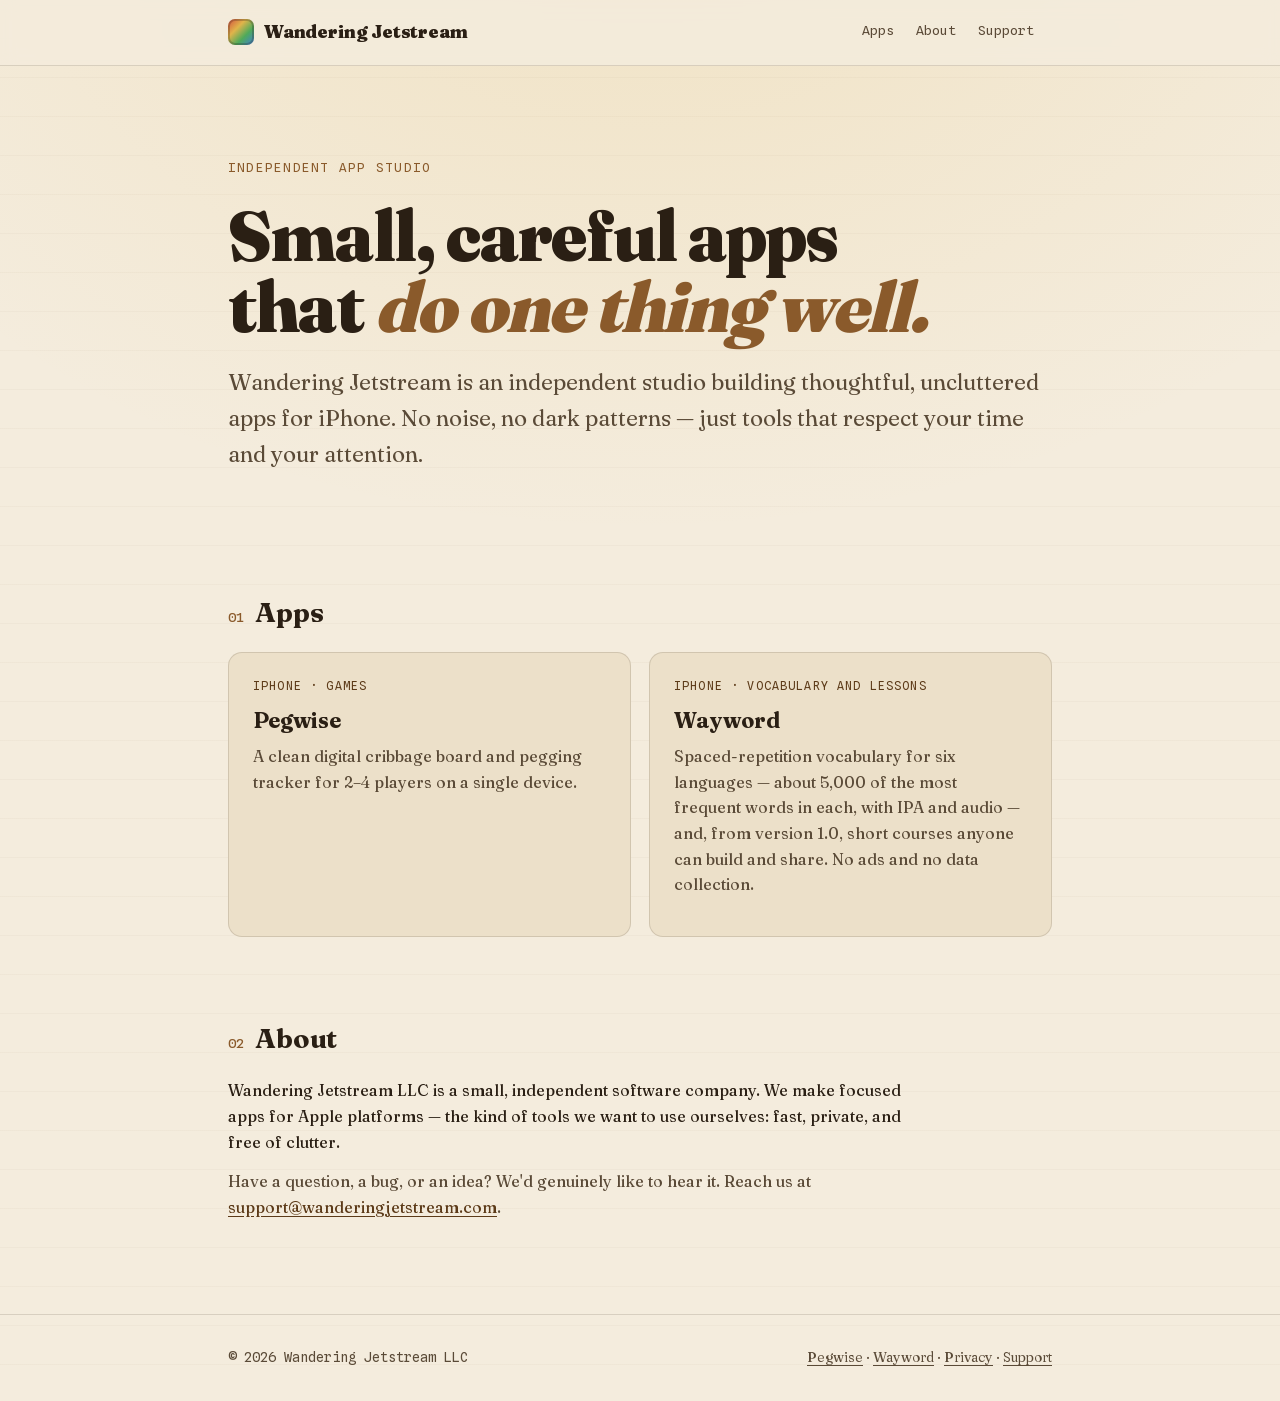
<file: index.html>
<!DOCTYPE html>
<html lang="en">
<head>
<meta charset="utf-8">
<meta name="viewport" content="width=device-width, initial-scale=1">
<title>Wandering Jetstream — small, careful apps</title>
<meta name="description" content="Wandering Jetstream LLC is an independent app studio building small, careful, useful apps for iPhone.">
<link rel="stylesheet" href="/style.css">
</head>
<body>

<header class="site-head">
  <div class="wrap">
    <a class="brand" href="/"><span class="mark"></span>Wandering Jetstream</a>
    <nav class="nav">
      <a href="#apps">Apps</a>
      <a href="#about">About</a>
      <a href="/pegwise/support/">Support</a>
    </nav>
  </div>
</header>

<main>
  <div class="wrap">
    <section class="hero">
      <div class="eyebrow">Independent app studio</div>
      <h1>Small, careful apps<br>that <span class="tail">do one thing well.</span></h1>
      <p class="lede">Wandering Jetstream is an independent studio building thoughtful,
      uncluttered apps for iPhone. No noise, no dark patterns — just tools that respect
      your time and your attention.</p>
    </section>

    <section id="apps">
      <h2><span class="num">01</span> Apps</h2>
      <div class="apps">
        <a class="app-card" href="/pegwise/">
          <div class="tag">iPhone · Games</div>
          <h3>Pegwise</h3>
          <p class="muted">A clean digital cribbage board and pegging tracker for 2–4
          players on a single device.</p>
        </a>
        <a class="app-card" href="/wayword/">
          <div class="tag">iPhone · Vocabulary and lessons</div>
          <h3>Wayword</h3>
          <p class="muted">Spaced-repetition vocabulary for six languages — about 5,000 of
          the most frequent words in each, with IPA and audio — and, from version 1.0, short courses
          anyone can build and share. No ads and no data collection.</p>
        </a>
      </div>
    </section>

    <section id="about">
      <h2><span class="num">02</span> About</h2>
      <p>Wandering Jetstream LLC is a small, independent software company. We make focused
      apps for Apple platforms — the kind of tools we want to use ourselves: fast,
      private, and free of clutter.</p>
      <p class="muted">Have a question, a bug, or an idea? We'd genuinely like to hear it.
      Reach us at <a href="mailto:support@wanderingjetstream.com">support@wanderingjetstream.com</a>.</p>
    </section>
  </div>
</main>

<footer class="site-foot">
  <div class="wrap">
    <span class="mono">© 2026 Wandering Jetstream LLC</span>
    <span>
      <a href="/pegwise/">Pegwise</a> ·
      <a href="/wayword/">Wayword</a> ·
      <a href="/pegwise/privacy/">Privacy</a> ·
      <a href="/pegwise/support/">Support</a>
    </span>
  </div>
</footer>

</body>
</html>
</file>
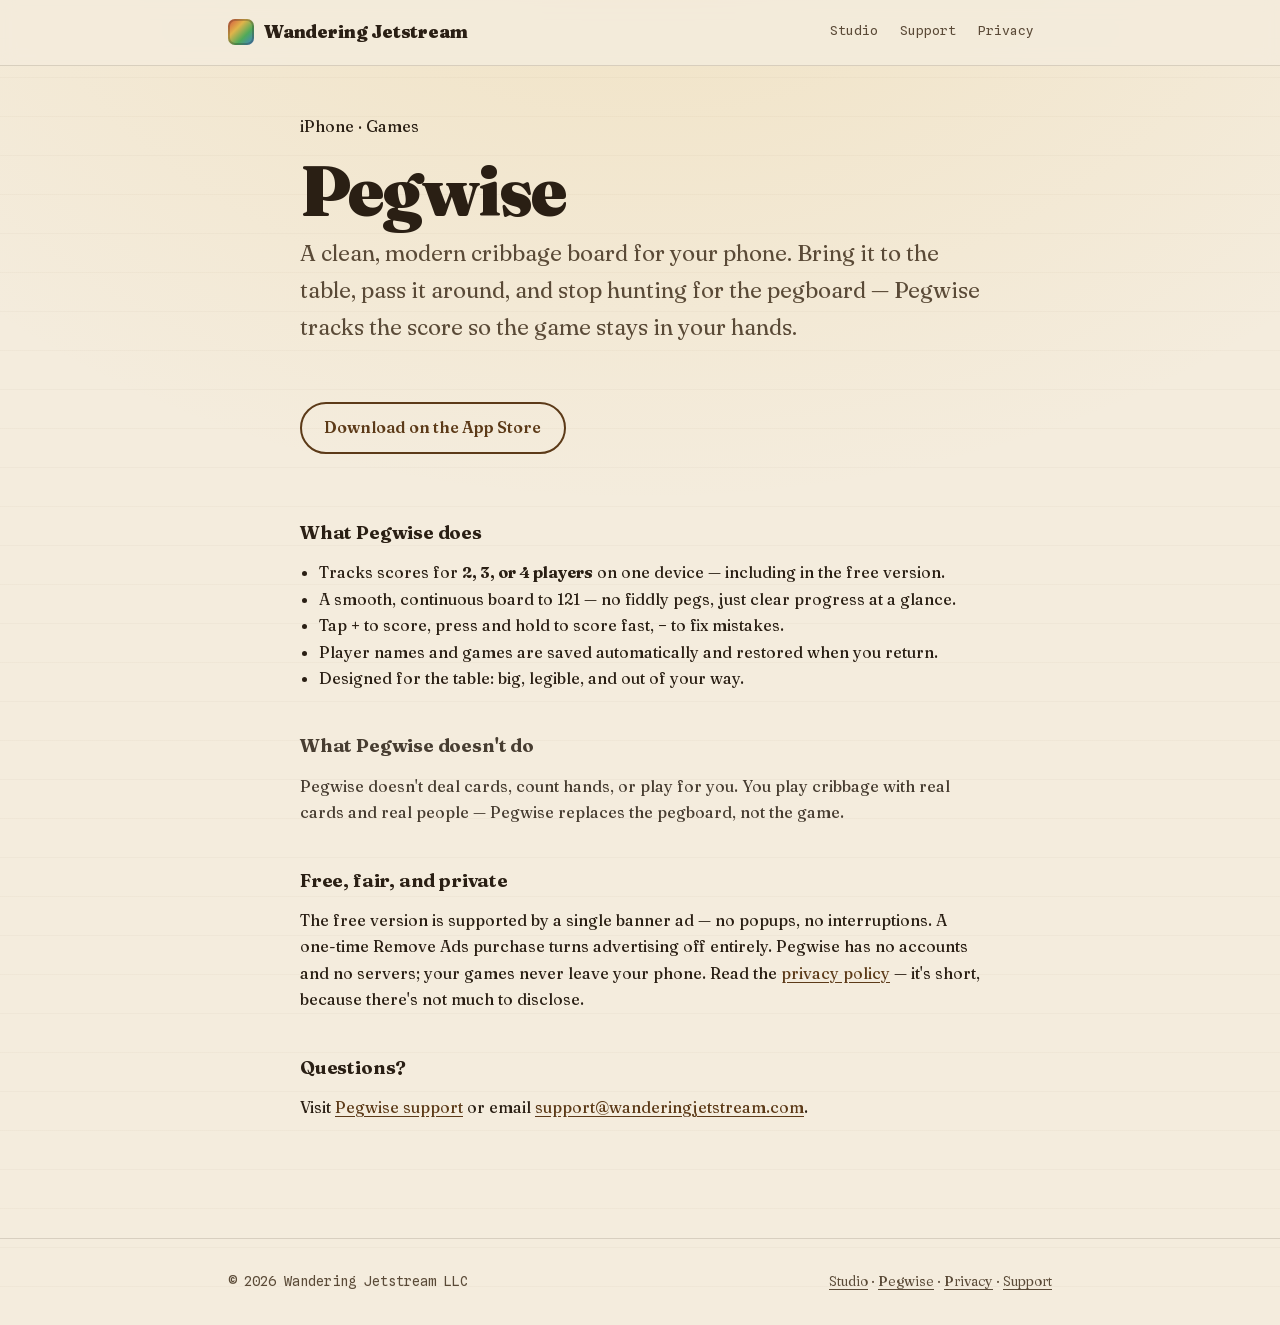
<file: pegwise/index.html>
<!DOCTYPE html>
<html lang="en">
<head>
<meta charset="utf-8">
<meta name="viewport" content="width=device-width, initial-scale=1">
<title>Pegwise — a cribbage board for your phone</title>
<meta name="description" content="Pegwise is a clean digital cribbage board and peg tracker for 2–4 players on one device. Free on the App Store.">
<link rel="stylesheet" href="/style.css">
<style>
  .product{max-width:680px;margin:0 auto;padding:3rem 0 4rem}
  .product .tag{margin-bottom:1rem}
  .product h1{margin-bottom:.5rem}
  .product .lede{margin-bottom:2rem}
  .product h2{margin-top:2.5rem;margin-bottom:.75rem;font-size:1.15rem}
  .product p, .product li{line-height:1.65}
  .product ul{padding-left:1.2rem}
  .product .not{opacity:.85}
  .product .store-cta{display:inline-block;margin:1.5rem 0;padding:.7rem 1.4rem;border:2px solid currentColor;border-radius:999px;text-decoration:none;font-weight:600}
</style>
</head>
<body>

<header class="site-head">
  <div class="wrap">
    <a class="brand" href="/"><span class="mark"></span>Wandering Jetstream</a>
    <nav class="nav">
      <a href="/">Studio</a>
      <a href="/pegwise/support/">Support</a>
      <a href="/pegwise/privacy/">Privacy</a>
    </nav>
  </div>
</header>

<main>
  <div class="wrap">
    <article class="product">
      <div class="tag">iPhone · Games</div>
      <h1>Pegwise</h1>
      <p class="lede">A clean, modern cribbage board for your phone. Bring it to the
      table, pass it around, and stop hunting for the pegboard — Pegwise tracks the
      score so the game stays in your hands.</p>

      <a class="store-cta" href="https://apps.apple.com/app/id6780866915">Download on the App Store</a>

      <h2>What Pegwise does</h2>
      <ul>
        <li>Tracks scores for <strong>2, 3, or 4 players</strong> on one device — including in the free version.</li>
        <li>A smooth, continuous board to 121 — no fiddly pegs, just clear progress at a glance.</li>
        <li>Tap <strong>+</strong> to score, press and hold to score fast, <strong>−</strong> to fix mistakes.</li>
        <li>Player names and games are saved automatically and restored when you return.</li>
        <li>Designed for the table: big, legible, and out of your way.</li>
      </ul>

      <h2 class="not">What Pegwise doesn't do</h2>
      <p class="not">Pegwise doesn't deal cards, count hands, or play for you. You play
      cribbage with real cards and real people — Pegwise replaces the pegboard, not
      the game.</p>

      <h2>Free, fair, and private</h2>
      <p>The free version is supported by a single banner ad — no popups, no
      interruptions. A one-time Remove Ads purchase turns advertising off entirely.
      Pegwise has no accounts and no servers; your games never leave your phone. Read
      the <a href="/pegwise/privacy/">privacy policy</a> — it's short, because there's
      not much to disclose.</p>

      <h2>Questions?</h2>
      <p>Visit <a href="/pegwise/support/">Pegwise support</a> or email
      <a href="mailto:support@wanderingjetstream.com">support@wanderingjetstream.com</a>.</p>
    </article>
  </div>
</main>

<footer class="site-foot">
  <div class="wrap">
    <span class="mono">© 2026 Wandering Jetstream LLC</span>
    <span>
      <a href="/">Studio</a> ·
      <a href="/pegwise/">Pegwise</a> ·
      <a href="/pegwise/privacy/">Privacy</a> ·
      <a href="/pegwise/support/">Support</a>
    </span>
  </div>
</footer>

</body>
</html>
</file>
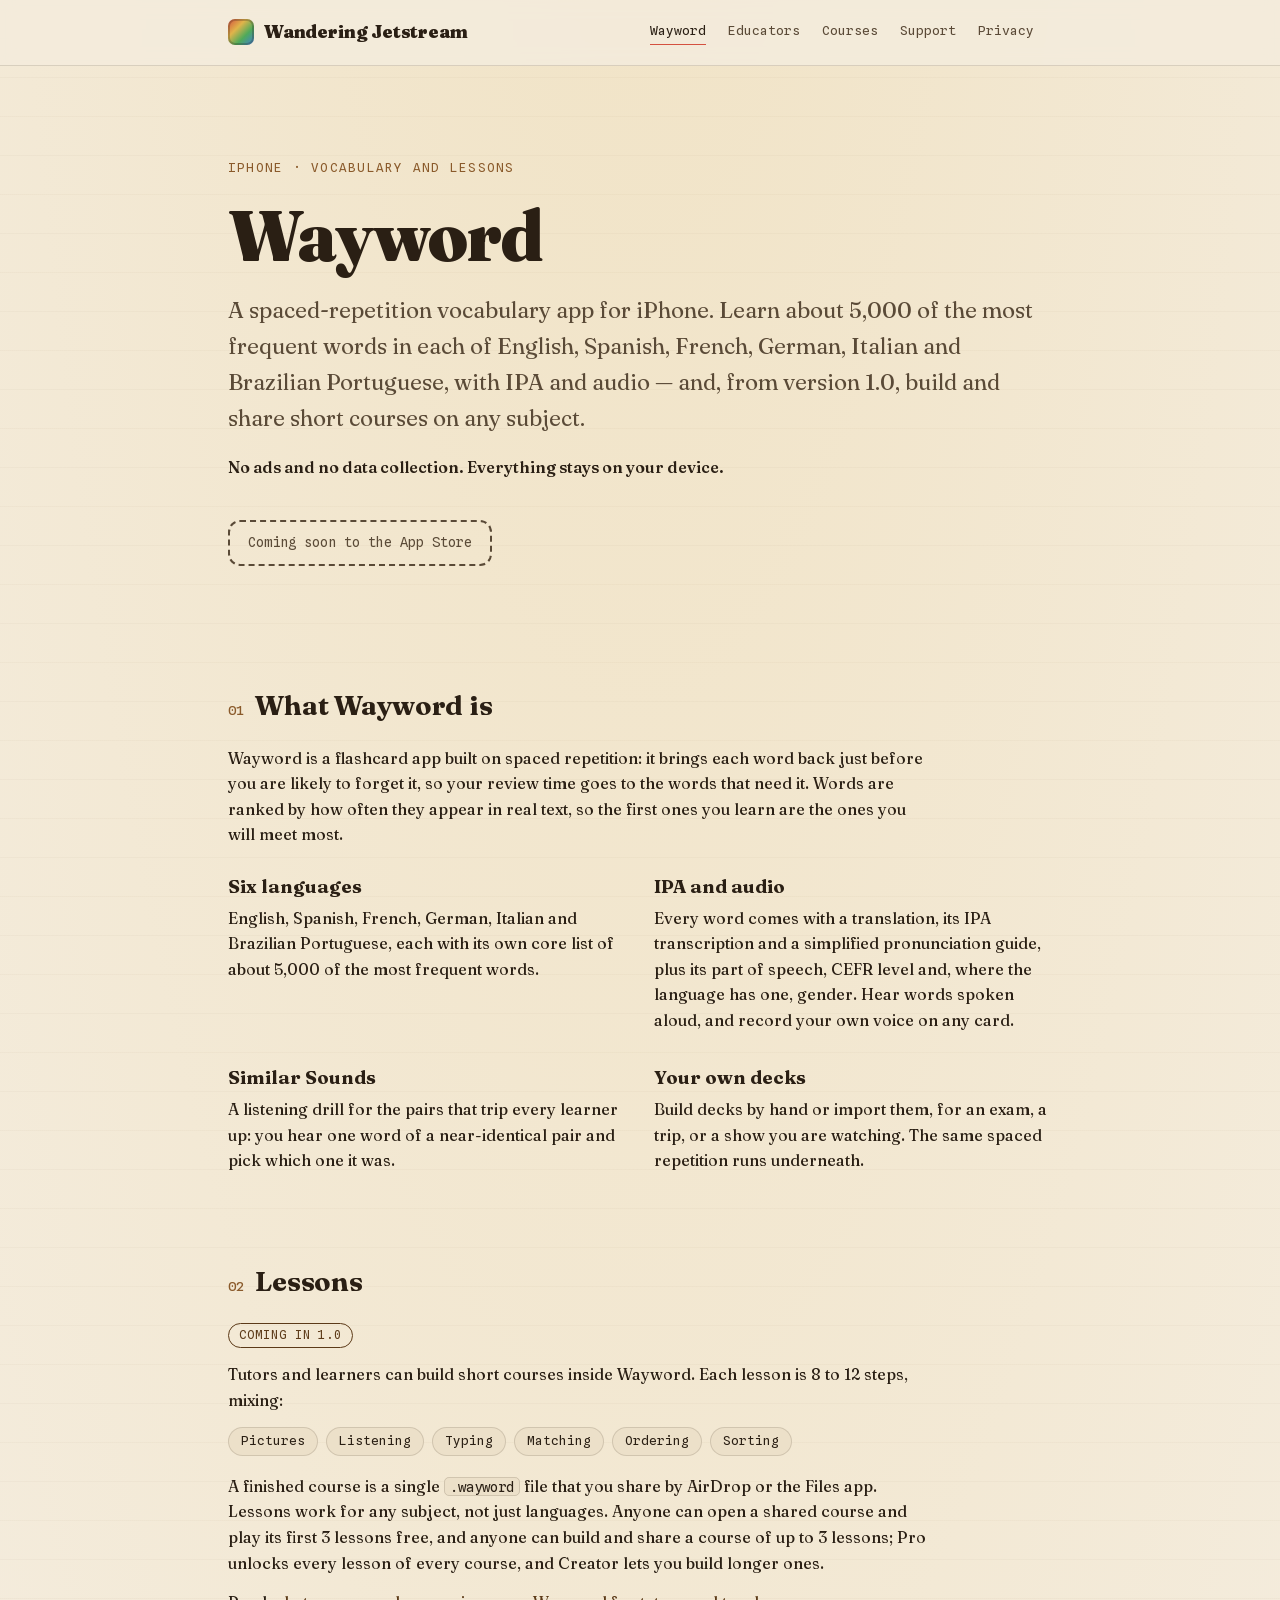
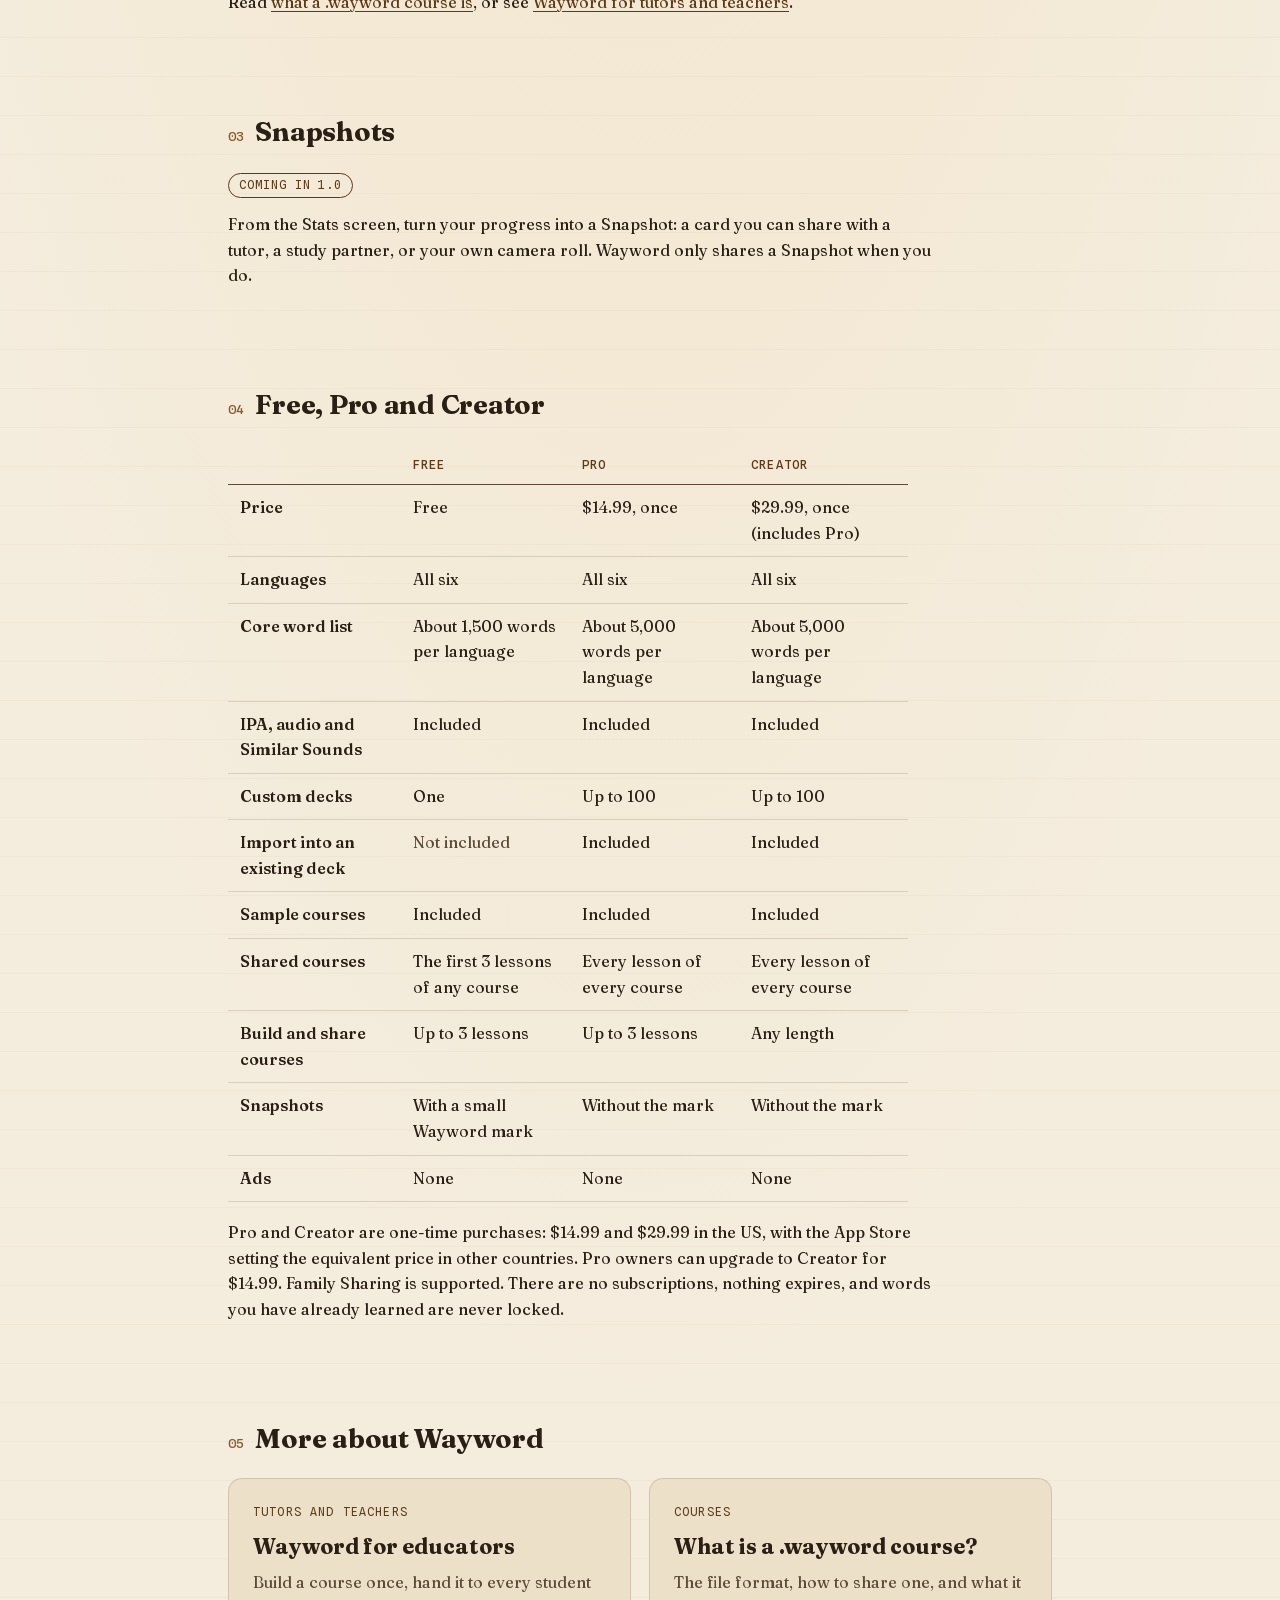
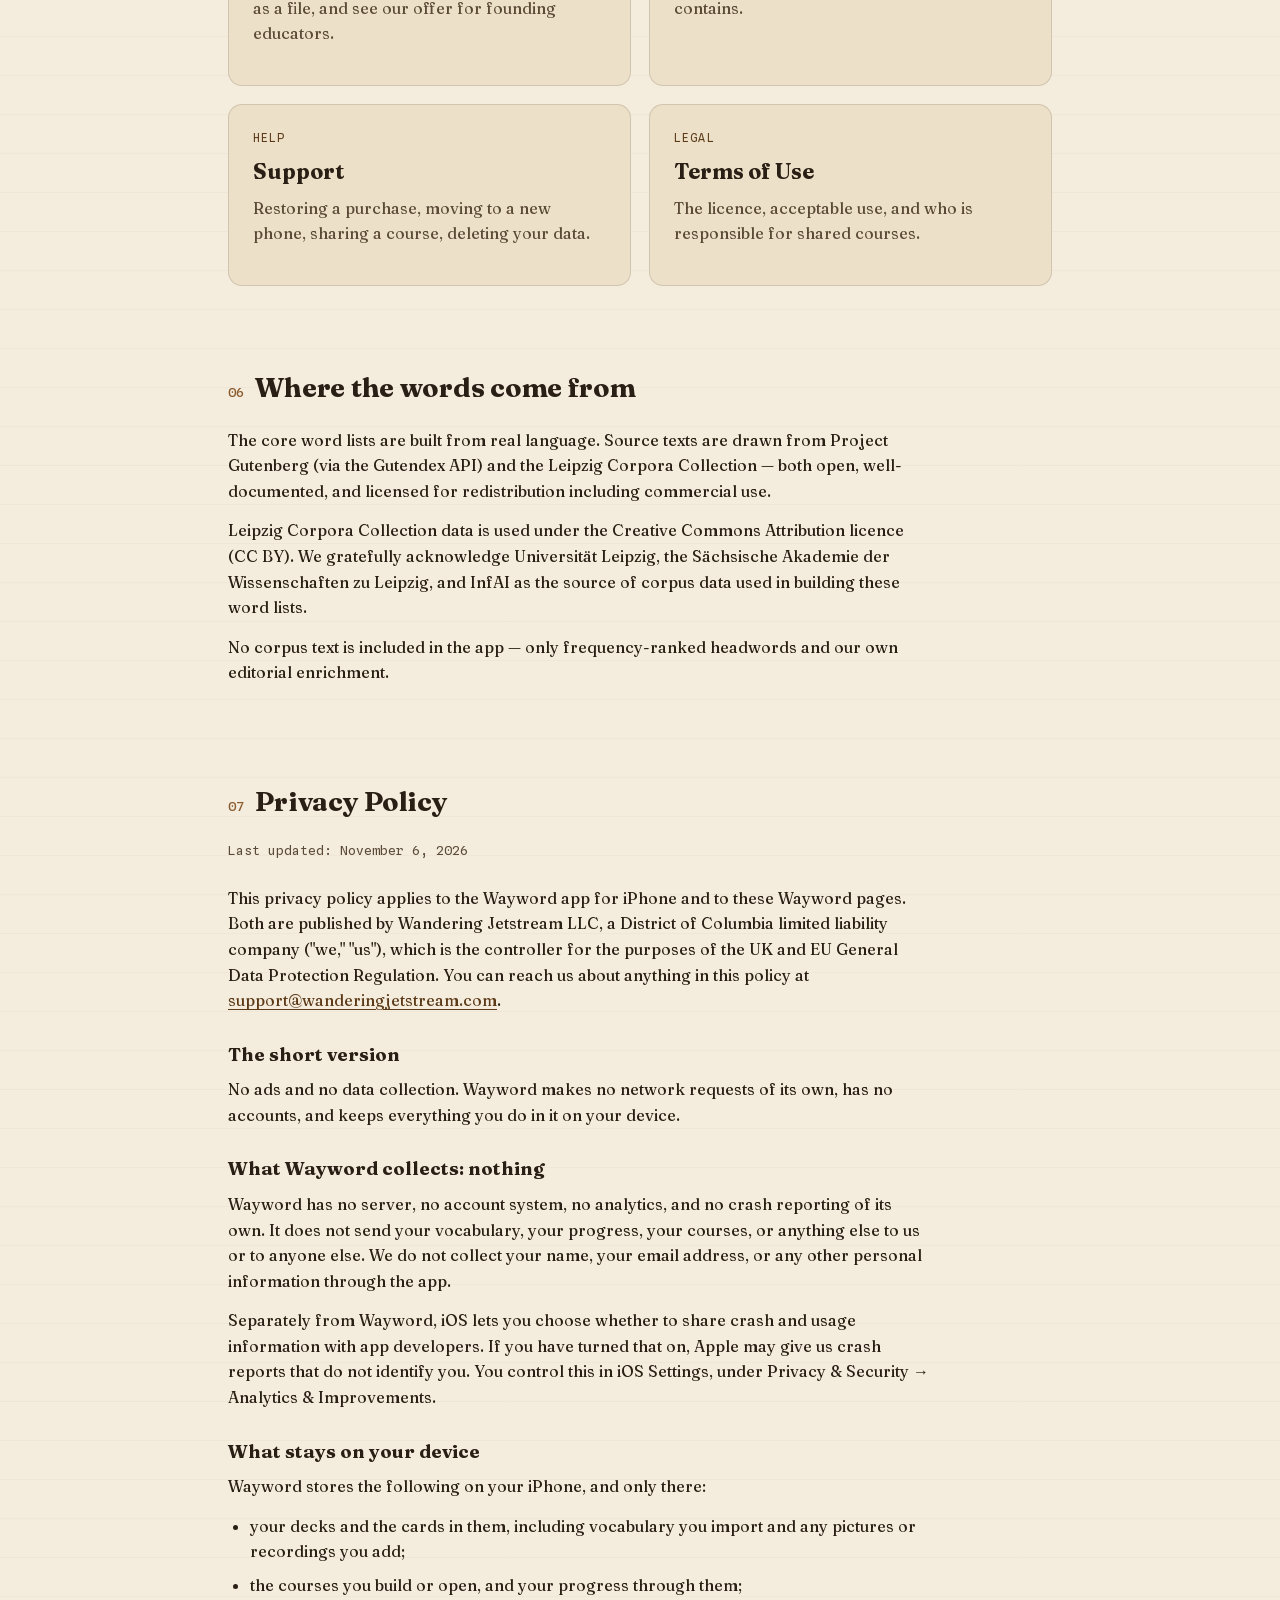
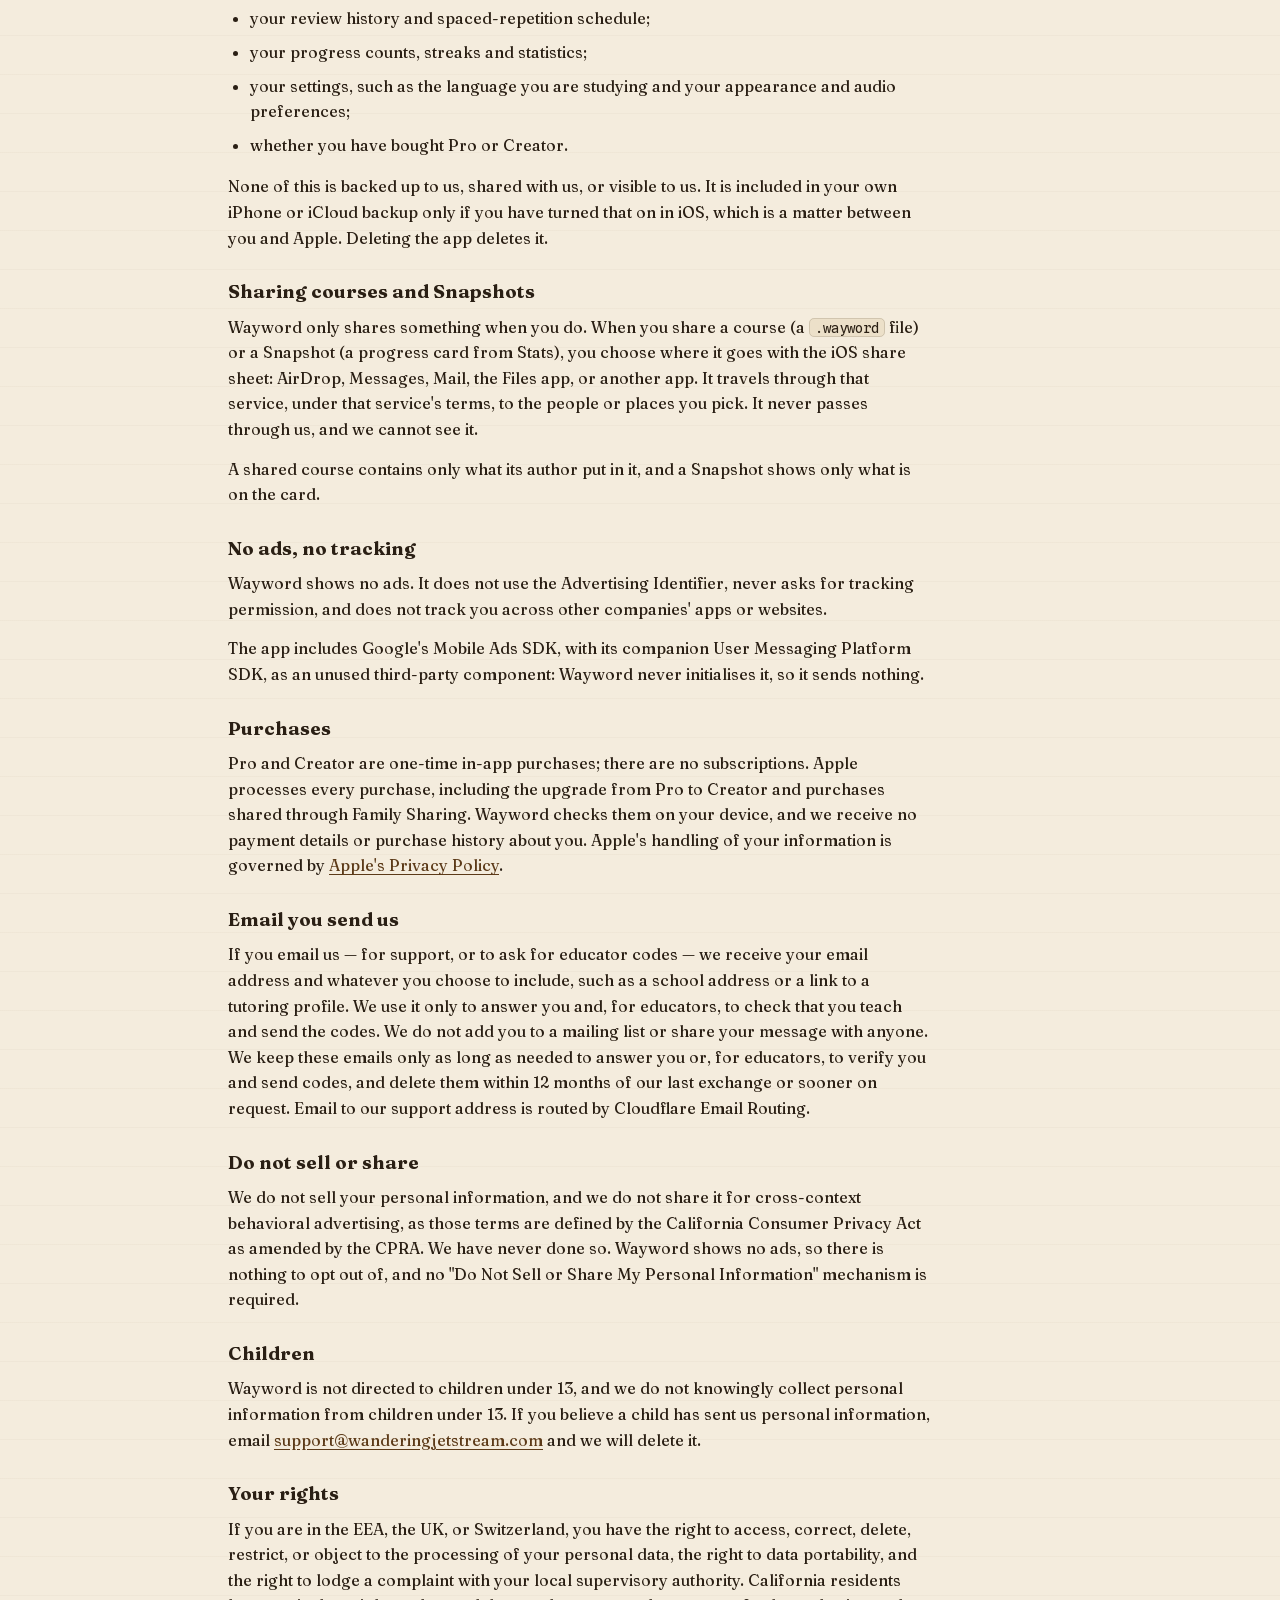
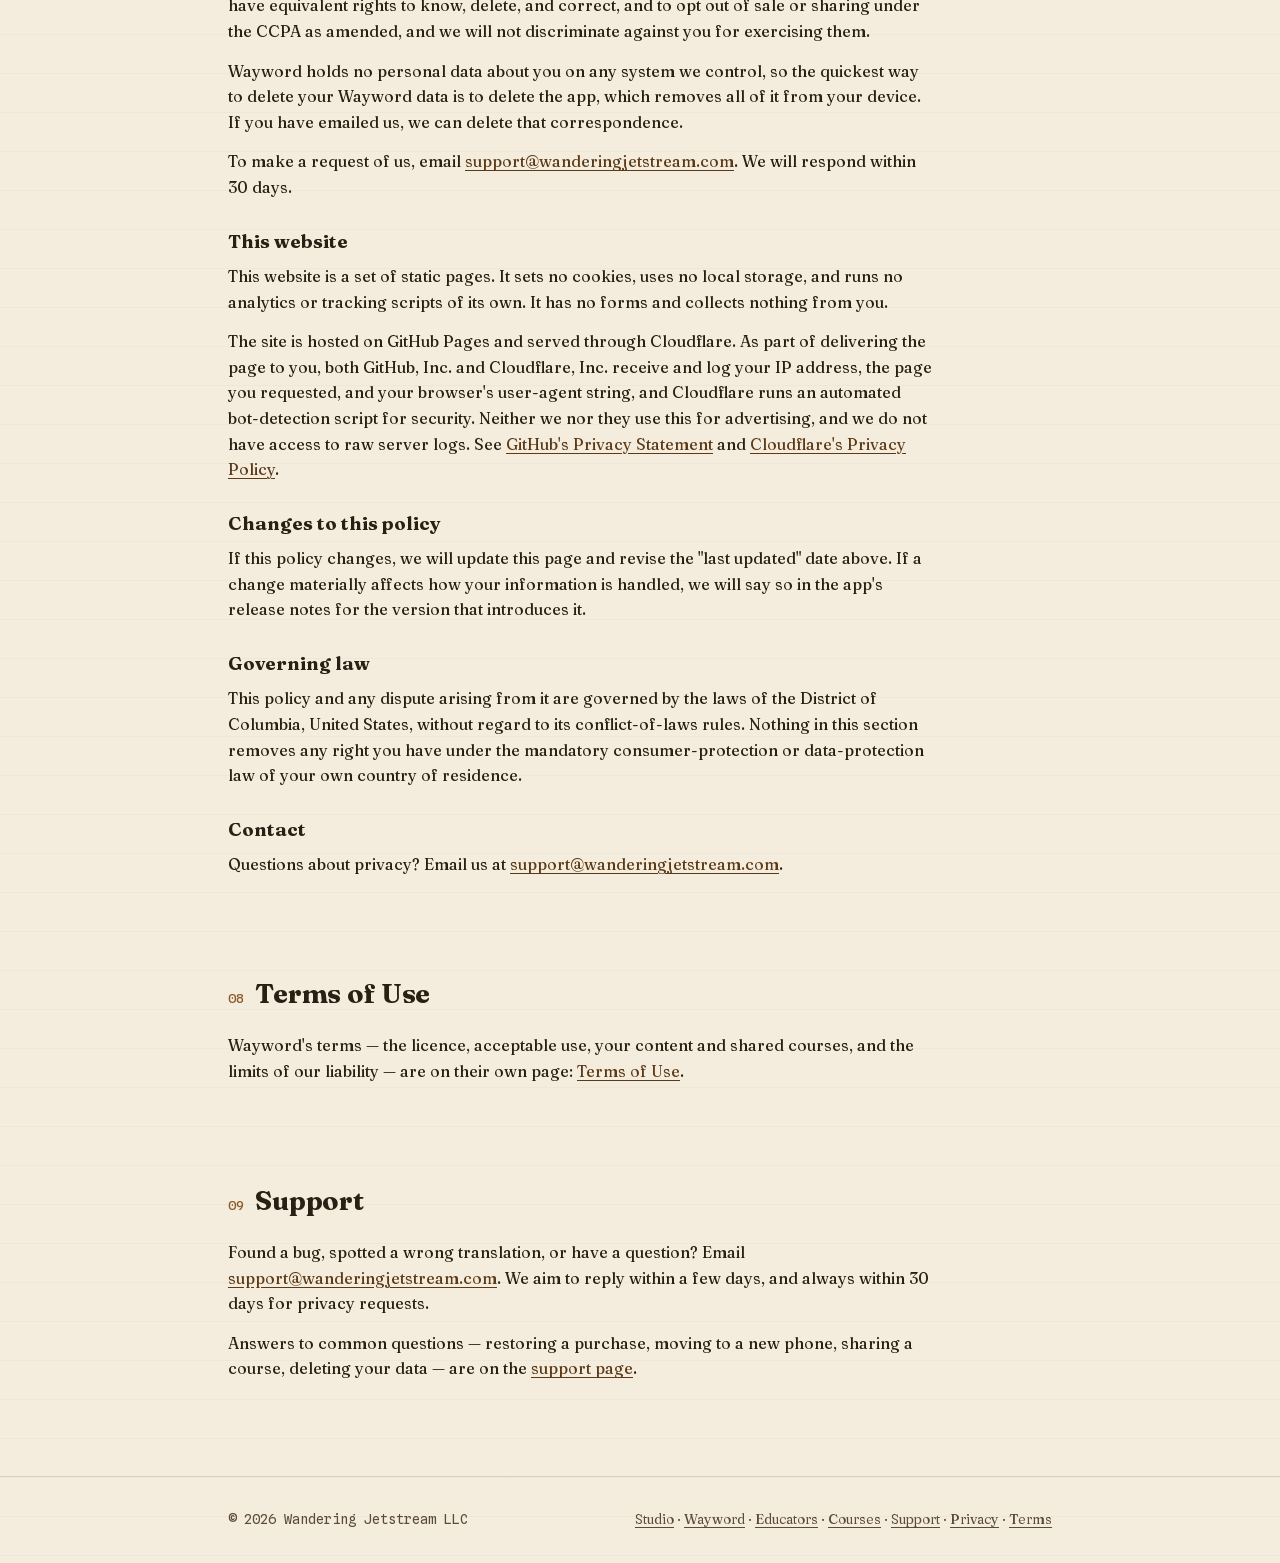
<file: wayword/index.html>
<!DOCTYPE html>
<html lang="en">
<head>
<meta charset="utf-8">
<meta name="viewport" content="width=device-width, initial-scale=1">
<title>Wayword — vocabulary and lessons for iPhone</title>
<meta name="description" content="Wayword is a spaced-repetition vocabulary app for iPhone: about 5,000 of the most frequent words in each of six languages, with IPA and audio, plus short courses anyone can build and share. No ads and no data collection.">
<link rel="preload" href="/fonts/fraunces-latin.woff2" as="font" type="font/woff2" crossorigin>
<link rel="preload" href="/fonts/spline-sans-mono-latin.woff2" as="font" type="font/woff2" crossorigin>
<link rel="stylesheet" href="/style.css">
<link rel="stylesheet" href="/wayword/wayword.css">
</head>
<body>
<a class="skip" href="#main">Skip to content</a>

<header class="site-head">
  <div class="wrap">
    <a class="brand" href="/"><span class="mark" aria-hidden="true"></span>Wandering Jetstream</a>
    <nav class="nav" aria-label="Wayword">
      <a href="/wayword/" aria-current="page">Wayword</a>
      <a href="/wayword/educators/">Educators</a>
      <a href="/wayword/courses/">Courses</a>
      <a href="/wayword/support/">Support</a>
      <a href="/wayword/#privacy">Privacy</a>
    </nav>
  </div>
</header>

<main id="main">
  <div class="wrap">
    <section class="hero">
      <div class="eyebrow">iPhone · Vocabulary and lessons</div>
      <h1>Wayword</h1>
      <p class="lede">A spaced-repetition vocabulary app for iPhone. Learn about 5,000 of the
      most frequent words in each of English, Spanish, French, German, Italian and Brazilian
      Portuguese, with IPA and audio — and, from version 1.0, build and share short courses
      on any subject.</p>
      <p class="promise">No ads and no data collection. Everything stays on your device.</p>
      <!-- APP STORE BADGE PLACEHOLDER. At launch, replace this <p> with Apple's official
           "Download on the App Store" badge, self-hosted (e.g. /wayword/app-store-badge.svg,
           never hot-linked), inside a link to https://apps.apple.com/app/id<APP_ID>, with
           alt="Download on the App Store". -->
      <p class="store-badge">Coming soon to the App Store</p>
    </section>

    <section aria-labelledby="about">
      <h2 id="about" tabindex="-1"><span class="num" aria-hidden="true">01</span> What Wayword is</h2>
      <p>Wayword is a flashcard app built on spaced repetition: it brings each word back
      just before you are likely to forget it, so your review time goes to the words that
      need it. Words are ranked by how often they appear in real text, so the first ones
      you learn are the ones you will meet most.</p>
      <div class="features">
        <div class="feature">
          <h3>Six languages</h3>
          <p>English, Spanish, French, German, Italian and Brazilian Portuguese, each with
          its own core list of about 5,000 of the most frequent words.</p>
        </div>
        <div class="feature">
          <h3>IPA and audio</h3>
          <p>Every word comes with a translation, its IPA transcription and a simplified
          pronunciation guide, plus its part of speech, CEFR level and, where the language
          has one, gender. Hear words spoken aloud, and record your own voice on any
          card.</p>
        </div>
        <div class="feature">
          <h3>Similar Sounds</h3>
          <p>A listening drill for the pairs that trip every learner up: you hear one word
          of a near-identical pair and pick which one it was.</p>
        </div>
        <div class="feature">
          <h3>Your own decks</h3>
          <p>Build decks by hand or import them, for an exam, a trip, or a show you are
          watching. The same spaced repetition runs underneath.</p>
        </div>
      </div>
    </section>

    <section aria-labelledby="lessons">
      <h2 id="lessons" tabindex="-1"><span class="num" aria-hidden="true">02</span> Lessons</h2>
      <p class="soon">Coming in 1.0</p>
      <p>Tutors and learners can build short courses inside Wayword. Each lesson is 8 to
      12 steps, mixing:</p>
      <ul class="steps" aria-label="Lesson step types">
        <li>Pictures</li>
        <li>Listening</li>
        <li>Typing</li>
        <li>Matching</li>
        <li>Ordering</li>
        <li>Sorting</li>
      </ul>
      <p>A finished course is a single <code>.wayword</code> file that you share by
      AirDrop or the Files app. Lessons work for any subject, not just languages. Anyone
      can open a shared course and play its first 3 lessons free, and anyone can build and
      share a course of up to 3 lessons; Pro unlocks every lesson of every course, and
      Creator lets you build longer ones.</p>
      <p>Read <a href="/wayword/courses/">what a .wayword course is</a>, or see
      <a href="/wayword/educators/">Wayword for tutors and teachers</a>.</p>
    </section>

    <section aria-labelledby="snapshots">
      <h2 id="snapshots" tabindex="-1"><span class="num" aria-hidden="true">03</span> Snapshots</h2>
      <p class="soon">Coming in 1.0</p>
      <p>From the Stats screen, turn your progress into a Snapshot: a card you can share
      with a tutor, a study partner, or your own camera roll. Wayword only shares a
      Snapshot when you do.</p>
    </section>

    <section aria-labelledby="pricing">
      <h2 id="pricing" tabindex="-1"><span class="num" aria-hidden="true">04</span> Free, Pro and Creator</h2>
      <table class="compare">
        <caption class="sr-only">What Free, Pro and Creator include</caption>
        <thead>
          <tr><th scope="col"><span class="sr-only">Feature</span></th><th scope="col">Free</th><th scope="col">Pro</th><th scope="col">Creator</th></tr>
        </thead>
        <tbody>
          <tr><th scope="row">Price</th><td>Free</td><td>$14.99, once</td><td>$29.99, once (includes Pro)</td></tr>
          <tr><th scope="row">Languages</th><td>All six</td><td>All six</td><td>All six</td></tr>
          <tr><th scope="row">Core word list</th><td>About 1,500 words per language</td><td>About 5,000 words per language</td><td>About 5,000 words per language</td></tr>
          <tr><th scope="row">IPA, audio and Similar Sounds</th><td>Included</td><td>Included</td><td>Included</td></tr>
          <tr><th scope="row">Custom decks</th><td>One</td><td>Up to 100</td><td>Up to 100</td></tr>
          <tr><th scope="row">Import into an existing deck</th><td class="none">Not included</td><td>Included</td><td>Included</td></tr>
          <tr><th scope="row">Sample courses</th><td>Included</td><td>Included</td><td>Included</td></tr>
          <tr><th scope="row">Shared courses</th><td>The first 3 lessons of any course</td><td>Every lesson of every course</td><td>Every lesson of every course</td></tr>
          <tr><th scope="row">Build and share courses</th><td>Up to 3 lessons</td><td>Up to 3 lessons</td><td>Any length</td></tr>
          <tr><th scope="row">Snapshots</th><td>With a small Wayword mark</td><td>Without the mark</td><td>Without the mark</td></tr>
          <tr><th scope="row">Ads</th><td>None</td><td>None</td><td>None</td></tr>
        </tbody>
      </table>
      <p>Pro and Creator are one-time purchases: $14.99 and $29.99 in the US, with the App
      Store setting the equivalent price in other countries. Pro owners can upgrade to
      Creator for $14.99. Family Sharing is supported. There are no subscriptions, nothing
      expires, and words you have already learned are never locked.</p>
    </section>

    <section aria-labelledby="more">
      <h2 id="more" tabindex="-1"><span class="num" aria-hidden="true">05</span> More about Wayword</h2>
      <div class="apps">
        <a class="app-card" href="/wayword/educators/">
          <div class="tag">Tutors and teachers</div>
          <h3>Wayword for educators</h3>
          <p class="muted">Build a course once, hand it to every student as a file, and
          see our offer for founding educators.</p>
        </a>
        <a class="app-card" href="/wayword/courses/">
          <div class="tag">Courses</div>
          <h3>What is a .wayword course?</h3>
          <p class="muted">The file format, how to share one, and what it contains.</p>
        </a>
        <a class="app-card" href="/wayword/support/">
          <div class="tag">Help</div>
          <h3>Support</h3>
          <p class="muted">Restoring a purchase, moving to a new phone, sharing a course,
          deleting your data.</p>
        </a>
        <a class="app-card" href="/wayword/terms/">
          <div class="tag">Legal</div>
          <h3>Terms of Use</h3>
          <p class="muted">The licence, acceptable use, and who is responsible for shared
          courses.</p>
        </a>
      </div>
    </section>

    <section aria-labelledby="sources">
      <h2 id="sources" tabindex="-1"><span class="num" aria-hidden="true">06</span> Where the words come from</h2>
      <p>The core word lists are built from real language. Source texts are drawn from
      Project Gutenberg (via the Gutendex API) and the Leipzig Corpora Collection — both
      open, well-documented, and licensed for redistribution including commercial use.</p>
      <p>Leipzig Corpora Collection data is used under the Creative Commons Attribution licence (CC BY). We gratefully acknowledge Universität Leipzig, the Sächsische Akademie der Wissenschaften zu Leipzig, and InfAI as the source of corpus data used in building these word lists.</p>
      <p>No corpus text is included in the app — only frequency-ranked headwords and our own editorial enrichment.</p>
    </section>

    <section aria-labelledby="privacy">
      <h2 id="privacy" tabindex="-1"><span class="num" aria-hidden="true">07</span> Privacy Policy</h2>
      <p class="updated">Last updated: November 6, 2026</p>

      <p>This privacy policy applies to the Wayword app for iPhone and to these Wayword
      pages. Both are published by Wandering Jetstream LLC, a District of Columbia limited
      liability company ("we," "us"), which is the controller for the purposes of the UK
      and EU General Data Protection Regulation. You can reach us about anything in this
      policy at
      <a href="mailto:support@wanderingjetstream.com">support@wanderingjetstream.com</a>.</p>

      <h3>The short version</h3>
      <p>No ads and no data collection. Wayword makes no network requests of its own, has
      no accounts, and keeps everything you do in it on your device.</p>

      <h3>What Wayword collects: nothing</h3>
      <p>Wayword has no server, no account system, no analytics, and no crash reporting of
      its own. It does not send your vocabulary, your progress, your courses, or anything
      else to us or to anyone else. We do not collect your name, your email address, or
      any other personal information through the app.</p>
      <p>Separately from Wayword, iOS lets you choose whether to share crash and usage
      information with app developers. If you have turned that on, Apple may give us
      crash reports that do not identify you. You control this in iOS Settings, under
      Privacy &amp; Security → Analytics &amp; Improvements.</p>

      <h3>What stays on your device</h3>
      <p>Wayword stores the following on your iPhone, and only there:</p>
      <ul class="policy-list">
        <li>your decks and the cards in them, including vocabulary you import and any
        pictures or recordings you add;</li>
        <li>the courses you build or open, and your progress through them;</li>
        <li>your review history and spaced-repetition schedule;</li>
        <li>your progress counts, streaks and statistics;</li>
        <li>your settings, such as the language you are studying and your appearance and
        audio preferences;</li>
        <li>whether you have bought Pro or Creator.</li>
      </ul>
      <p>None of this is backed up to us, shared with us, or visible to us. It is included
      in your own iPhone or iCloud backup only if you have turned that on in iOS, which is
      a matter between you and Apple. Deleting the app deletes it.</p>

      <h3>Sharing courses and Snapshots</h3>
      <p>Wayword only shares something when you do. When you share a course (a
      <code>.wayword</code> file) or a Snapshot (a progress card from Stats), you choose
      where it goes with the iOS share sheet: AirDrop, Messages, Mail, the Files app, or
      another app. It travels through that service, under that service's terms, to the
      people or places you pick. It never passes through us, and we cannot see it.</p>
      <p>A shared course contains only what its author put in it, and a Snapshot shows only
      what is on the card.</p>

      <h3>No ads, no tracking</h3>
      <p>Wayword shows no ads. It does not use the Advertising Identifier, never asks for
      tracking permission, and does not track you across other companies' apps or
      websites.</p>
      <p>The app includes Google's Mobile Ads SDK, with its companion User Messaging
      Platform SDK, as an unused third-party component: Wayword never initialises it, so
      it sends nothing.</p>

      <h3>Purchases</h3>
      <p>Pro and Creator are one-time in-app purchases; there are no subscriptions. Apple
      processes every purchase, including the upgrade from Pro to Creator and purchases
      shared through Family Sharing. Wayword checks them on your device, and we receive no
      payment details or purchase history about you. Apple's handling of your information is
      governed by <a href="https://www.apple.com/legal/privacy/">Apple's Privacy
      Policy</a>.</p>

      <h3>Email you send us</h3>
      <p>If you email us — for support, or to ask for educator codes — we receive your
      email address and whatever you choose to include, such as a school address or a link
      to a tutoring profile. We use it only to answer you and, for educators, to check that
      you teach and send the codes. We do not add you to a mailing list or share your
      message with anyone. We keep these emails only as long as needed to answer you or,
      for educators, to verify you and send codes, and delete them within 12 months of our
      last exchange or sooner on request. Email to our support address is routed by
      Cloudflare Email Routing.</p>

      <h3>Do not sell or share</h3>
      <p>We do not sell your personal information, and we do not share it for
      cross-context behavioral advertising, as those terms are defined by the California
      Consumer Privacy Act as amended by the CPRA. We have never done so. Wayword shows no
      ads, so there is nothing to opt out of, and no "Do Not Sell or Share My Personal
      Information" mechanism is required.</p>

      <h3>Children</h3>
      <p>Wayword is not directed to children under 13, and we do not knowingly collect
      personal information from children under 13. If you believe a child has sent us
      personal information, email
      <a href="mailto:support@wanderingjetstream.com">support@wanderingjetstream.com</a>
      and we will delete it.</p>

      <h3>Your rights</h3>
      <p>If you are in the EEA, the UK, or Switzerland, you have the right to access,
      correct, delete, restrict, or object to the processing of your personal data, the
      right to data portability, and the right to lodge a complaint with your local
      supervisory authority. California residents have equivalent rights to know, delete,
      and correct, and to opt out of sale or sharing under the CCPA as amended, and we will
      not discriminate against you for exercising them.</p>
      <p>Wayword holds no personal data about you on any system we control, so the
      quickest way to delete your Wayword data is to delete the app, which removes all of
      it from your device. If you have emailed us, we can delete that correspondence.</p>
      <p>To make a request of us, email
      <a href="mailto:support@wanderingjetstream.com">support@wanderingjetstream.com</a>.
      We will respond within 30 days.</p>

      <h3>This website</h3>
      <p>This website is a set of static pages. It sets no cookies, uses no local storage,
      and runs no analytics or tracking scripts of its own. It has no forms and collects
      nothing from you.</p>
      <p>The site is hosted on GitHub Pages and served through Cloudflare. As part of
      delivering the page to you, both GitHub, Inc. and Cloudflare, Inc. receive and log
      your IP address, the page you requested, and your browser's user-agent string, and
      Cloudflare runs an automated bot-detection script for security. Neither we nor they
      use this for advertising, and we do not have access to raw server logs. See
      <a href="https://docs.github.com/en/site-policy/privacy-policies/github-general-privacy-statement">GitHub's
      Privacy Statement</a> and
      <a href="https://www.cloudflare.com/privacypolicy/">Cloudflare's Privacy Policy</a>.</p>

      <h3>Changes to this policy</h3>
      <p>If this policy changes, we will update this page and revise the "last updated"
      date above. If a change materially affects how your information is handled, we will
      say so in the app's release notes for the version that introduces it.</p>

      <h3>Governing law</h3>
      <p>This policy and any dispute arising from it are governed by the laws of the
      District of Columbia, United States, without regard to its conflict-of-laws rules.
      Nothing in this section removes any right you have under the mandatory
      consumer-protection or data-protection law of your own country of residence.</p>

      <h3>Contact</h3>
      <p>Questions about privacy? Email us at
      <a href="mailto:support@wanderingjetstream.com">support@wanderingjetstream.com</a>.</p>
    </section>

    <section aria-labelledby="terms">
      <h2 id="terms" tabindex="-1"><span class="num" aria-hidden="true">08</span> Terms of Use</h2>
      <p>Wayword's terms — the licence, acceptable use, your content and shared courses,
      and the limits of our liability — are on their own page:
      <a href="/wayword/terms/">Terms of Use</a>.</p>
    </section>

    <section aria-labelledby="support">
      <h2 id="support" tabindex="-1"><span class="num" aria-hidden="true">09</span> Support</h2>
      <p>Found a bug, spotted a wrong translation, or have a question? Email
      <a href="mailto:support@wanderingjetstream.com">support@wanderingjetstream.com</a>.
      We aim to reply within a few days, and always within 30 days for privacy
      requests.</p>
      <p>Answers to common questions — restoring a purchase, moving to a new phone, sharing
      a course, deleting your data — are on the <a href="/wayword/support/">support
      page</a>.</p>
    </section>
  </div>
</main>

<footer class="site-foot">
  <div class="wrap">
    <span class="mono">© 2026 Wandering Jetstream LLC</span>
    <span>
      <a href="/">Studio</a> ·
      <a href="/wayword/">Wayword</a> ·
      <a href="/wayword/educators/">Educators</a> ·
      <a href="/wayword/courses/">Courses</a> ·
      <a href="/wayword/support/">Support</a> ·
      <a href="/wayword/#privacy">Privacy</a> ·
      <a href="/wayword/terms/">Terms</a>
    </span>
  </div>
</footer>

</body>
</html>
</file>
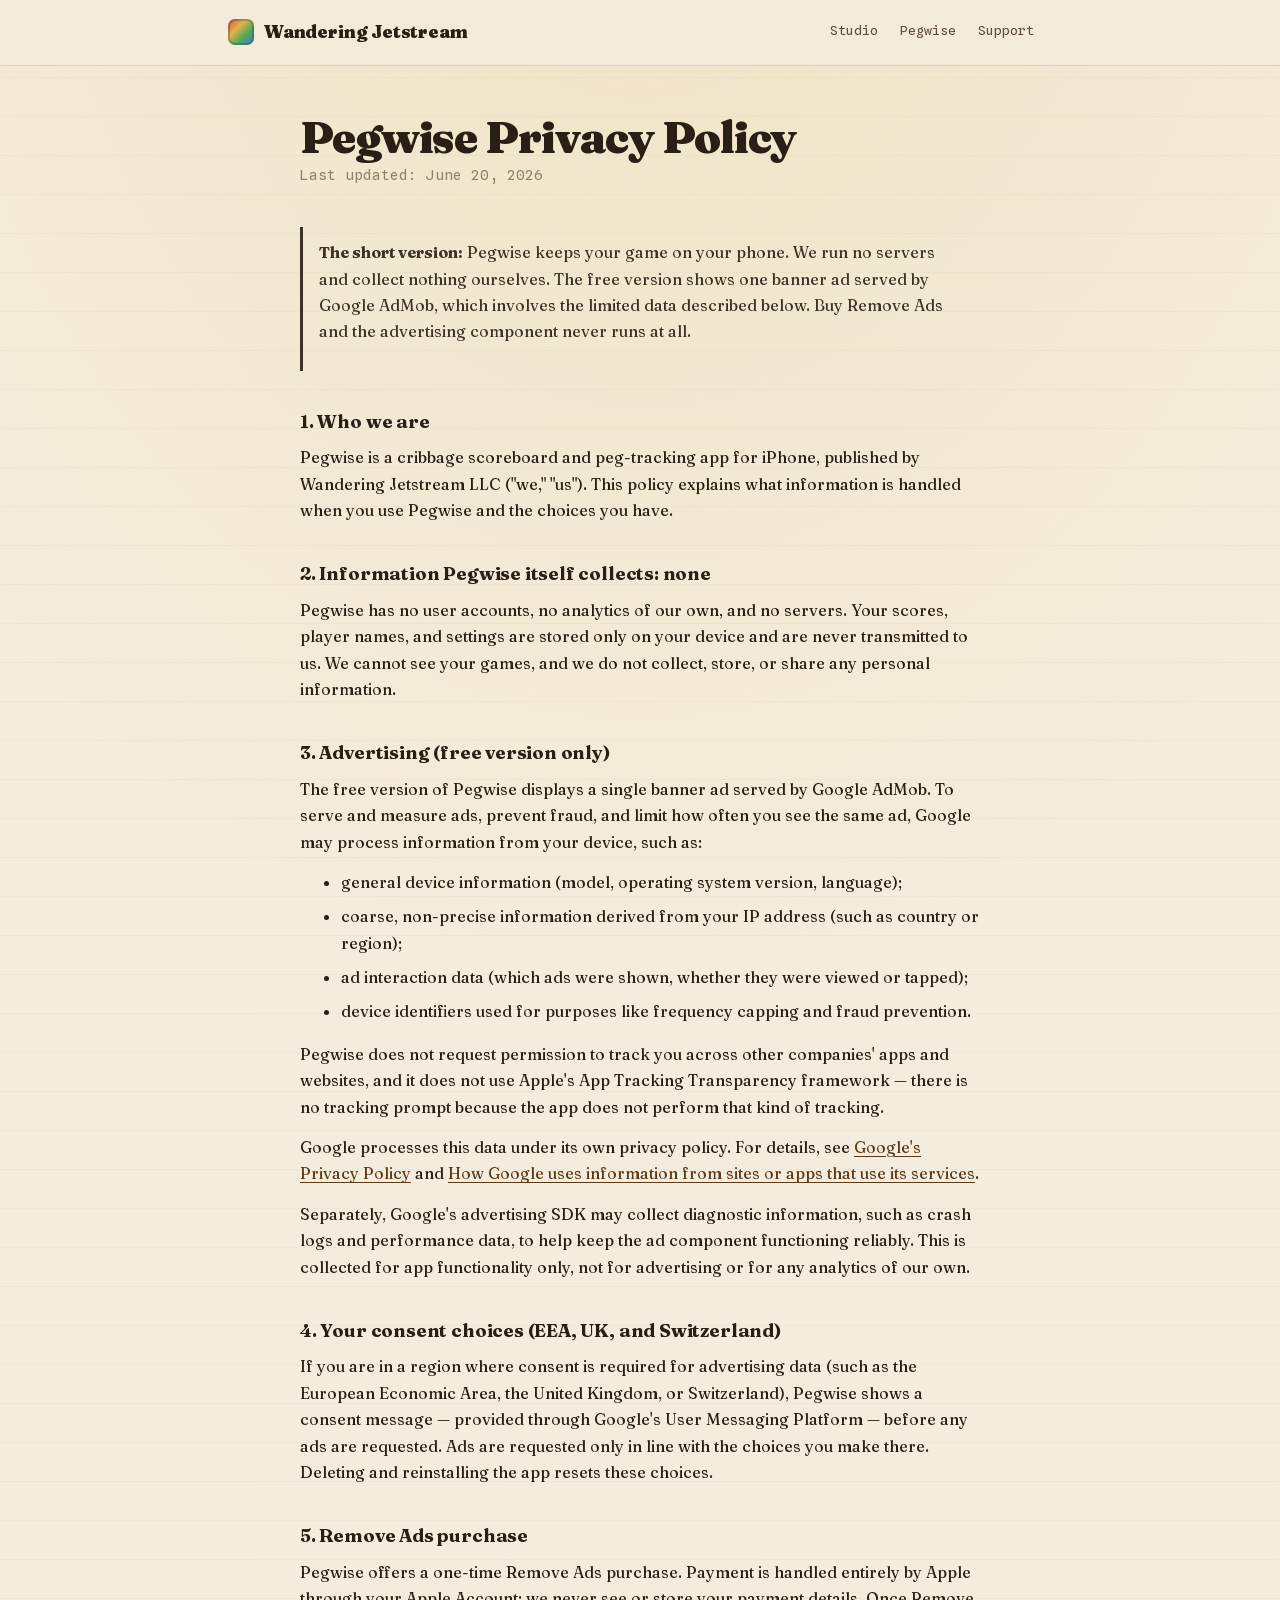
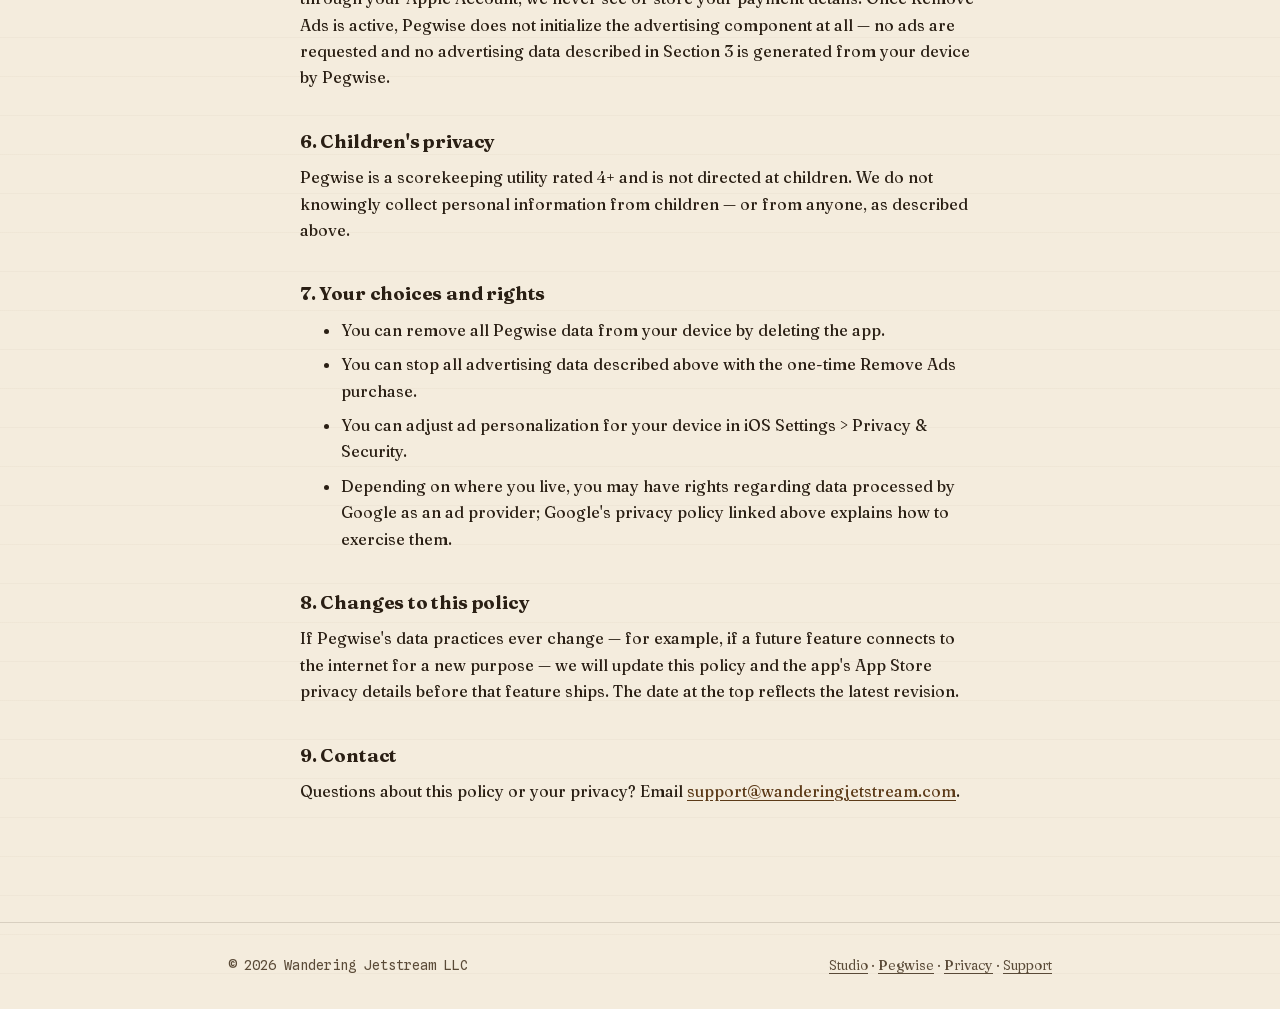
<file: pegwise/privacy/index.html>
<!DOCTYPE html>
<html lang="en">
<head>
<meta charset="utf-8">
<meta name="viewport" content="width=device-width, initial-scale=1">
<title>Privacy Policy — Pegwise</title>
<meta name="description" content="Privacy policy for Pegwise, the cribbage scoreboard app by Wandering Jetstream LLC.">
<link rel="stylesheet" href="/style.css">
<style>
  .doc{max-width:680px;margin:0 auto;padding:3rem 0 4rem}
  .doc h1{margin-bottom:.25rem}
  .doc .updated{opacity:.65;font-size:.9rem;margin-bottom:2.5rem}
  .doc h2{margin-top:2.25rem;margin-bottom:.5rem;font-size:1.15rem}
  .doc p, .doc li{line-height:1.65}
  .doc ul{padding-left:1.2rem}
  .doc .plain{border-left:3px solid currentColor;padding:.75rem 1rem;opacity:.9;margin:1.5rem 0}
</style>
</head>
<body>

<header class="site-head">
  <div class="wrap">
    <a class="brand" href="/"><span class="mark"></span>Wandering Jetstream</a>
    <nav class="nav">
      <a href="/">Studio</a>
      <a href="/pegwise/">Pegwise</a>
      <a href="/pegwise/support/">Support</a>
    </nav>
  </div>
</header>

<main>
  <div class="wrap">
    <article class="doc">
      <h1>Pegwise Privacy Policy</h1>
      <p class="updated">Last updated: June 20, 2026</p>

      <div class="plain">
        <p><strong>The short version:</strong> Pegwise keeps your game on your phone.
        We run no servers and collect nothing ourselves. The free version shows one
        banner ad served by Google AdMob, which involves the limited data described
        below. Buy Remove Ads and the advertising component never runs at all.</p>
      </div>

      <h2>1. Who we are</h2>
      <p>Pegwise is a cribbage scoreboard and peg-tracking app for iPhone, published by
      Wandering Jetstream LLC ("we," "us"). This policy explains what information is
      handled when you use Pegwise and the choices you have.</p>

      <h2>2. Information Pegwise itself collects: none</h2>
      <p>Pegwise has no user accounts, no analytics of our own, and no servers. Your
      scores, player names, and settings are stored only on your device and are never
      transmitted to us. We cannot see your games, and we do not collect, store, or
      share any personal information.</p>

      <h2>3. Advertising (free version only)</h2>
      <p>The free version of Pegwise displays a single banner ad served by Google
      AdMob. To serve and measure ads, prevent fraud, and limit how often you see the
      same ad, Google may process information from your device, such as:</p>
      <ul>
        <li>general device information (model, operating system version, language);</li>
        <li>coarse, non-precise information derived from your IP address (such as country or region);</li>
        <li>ad interaction data (which ads were shown, whether they were viewed or tapped);</li>
        <li>device identifiers used for purposes like frequency capping and fraud prevention.</li>
      </ul>
      <p>Pegwise does not request permission to track you across other companies' apps
      and websites, and it does not use Apple's App Tracking Transparency framework —
      there is no tracking prompt because the app does not perform that kind of
      tracking.</p>
      <p>Google processes this data under its own privacy policy. For details, see
      <a href="https://policies.google.com/privacy">Google's Privacy Policy</a> and
      <a href="https://policies.google.com/technologies/partner-sites">How Google uses
      information from sites or apps that use its services</a>.</p>
      <p>Separately, Google's advertising SDK may collect diagnostic information,
      such as crash logs and performance data, to help keep the ad component
      functioning reliably. This is collected for app functionality only, not for
      advertising or for any analytics of our own.</p>

      <h2>4. Your consent choices (EEA, UK, and Switzerland)</h2>
      <p>If you are in a region where consent is required for advertising data (such as
      the European Economic Area, the United Kingdom, or Switzerland), Pegwise shows a
      consent message — provided through Google's User Messaging Platform — before any
      ads are requested. Ads are requested only in line with the choices you make
      there. Deleting and reinstalling the app resets these choices.</p>

      <h2>5. Remove Ads purchase</h2>
      <p>Pegwise offers a one-time Remove Ads purchase. Payment is handled entirely by
      Apple through your Apple Account; we never see or store your payment details.
      Once Remove Ads is active, Pegwise does not initialize the advertising component
      at all — no ads are requested and no advertising data described in Section 3 is
      generated from your device by Pegwise.</p>

      <h2>6. Children's privacy</h2>
      <p>Pegwise is a scorekeeping utility rated 4+ and is not directed at children. We
      do not knowingly collect personal information from children — or from anyone,
      as described above.</p>

      <h2>7. Your choices and rights</h2>
      <ul>
        <li>You can remove all Pegwise data from your device by deleting the app.</li>
        <li>You can stop all advertising data described above with the one-time Remove Ads purchase.</li>
        <li>You can adjust ad personalization for your device in iOS Settings &gt; Privacy &amp; Security.</li>
        <li>Depending on where you live, you may have rights regarding data processed by Google as an ad provider; Google's privacy policy linked above explains how to exercise them.</li>
      </ul>

      <h2>8. Changes to this policy</h2>
      <p>If Pegwise's data practices ever change — for example, if a future feature
      connects to the internet for a new purpose — we will update this policy and the
      app's App Store privacy details before that feature ships. The date at the top
      reflects the latest revision.</p>

      <h2>9. Contact</h2>
      <p>Questions about this policy or your privacy? Email
      <a href="mailto:support@wanderingjetstream.com">support@wanderingjetstream.com</a>.</p>
    </article>
  </div>
</main>

<footer class="site-foot">
  <div class="wrap">
    <span class="mono">© 2026 Wandering Jetstream LLC</span>
    <span>
      <a href="/">Studio</a> ·
      <a href="/pegwise/">Pegwise</a> ·
      <a href="/pegwise/privacy/">Privacy</a> ·
      <a href="/pegwise/support/">Support</a>
    </span>
  </div>
</footer>

</body>
</html>
</file>
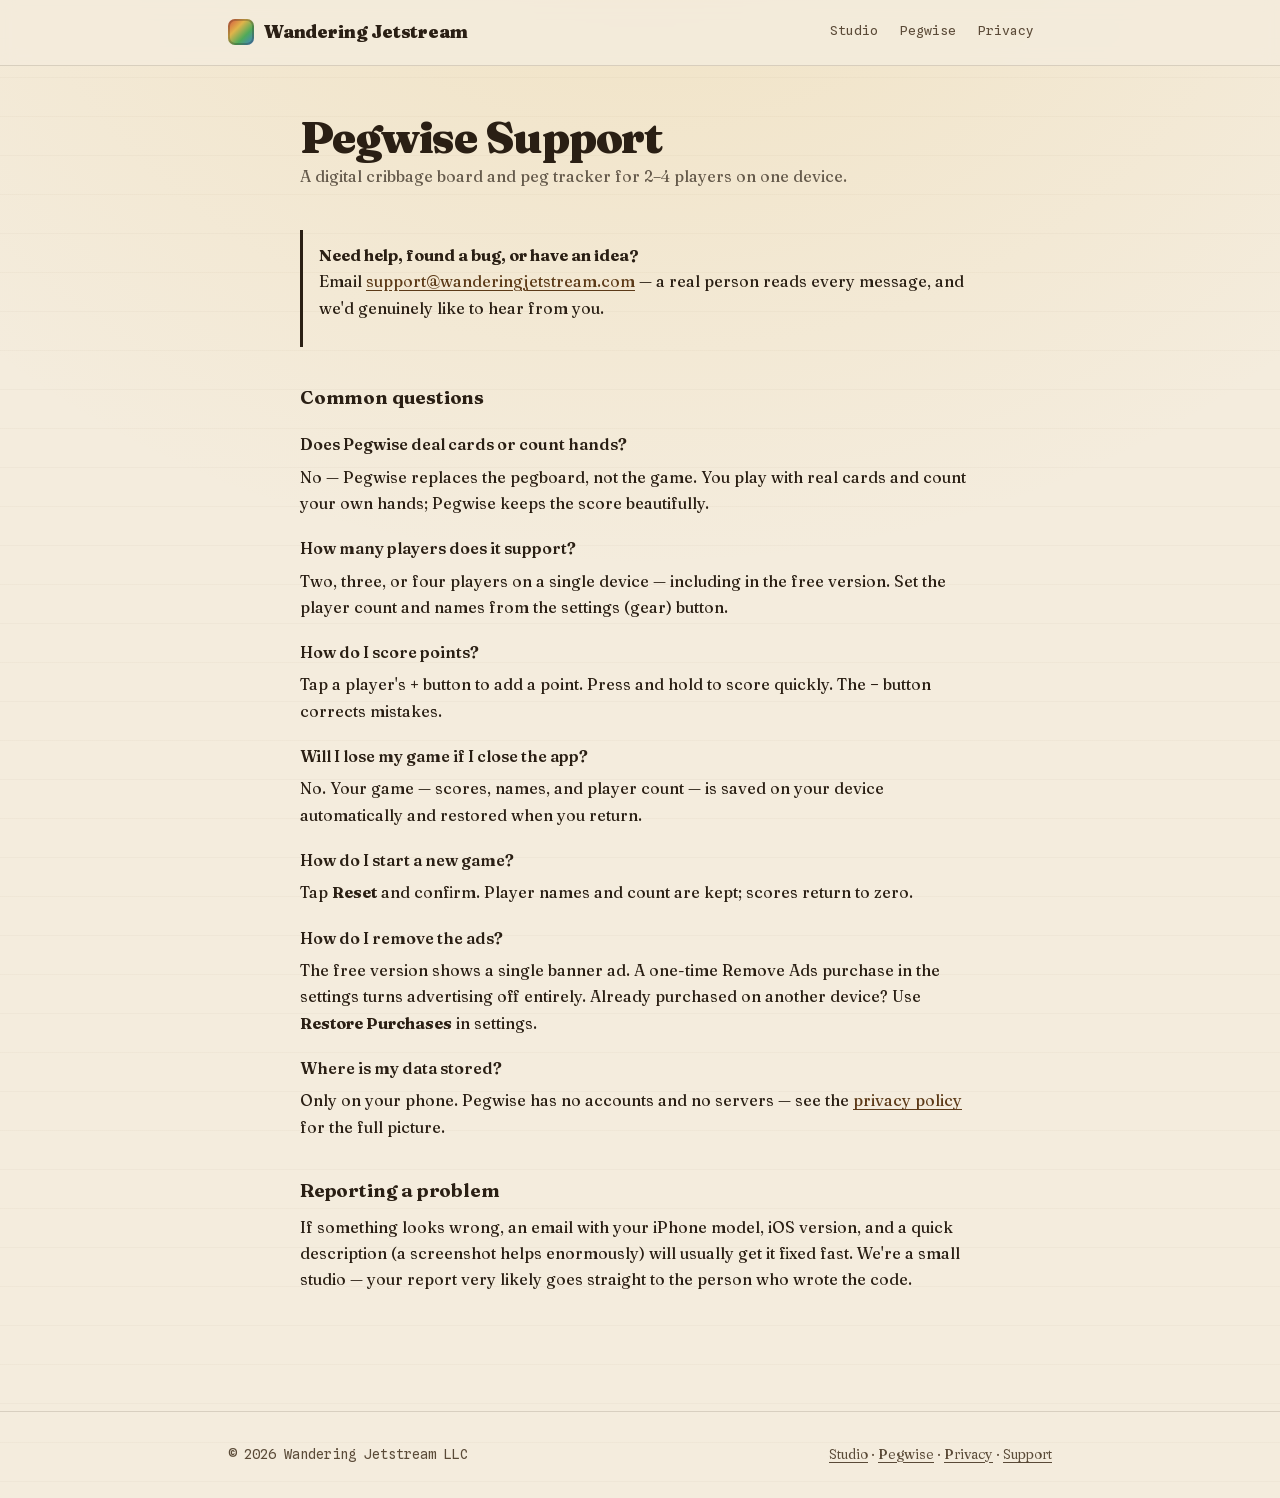
<file: pegwise/support/index.html>
<!DOCTYPE html>
<html lang="en">
<head>
<meta charset="utf-8">
<meta name="viewport" content="width=device-width, initial-scale=1">
<title>Support — Pegwise</title>
<meta name="description" content="Support and frequently asked questions for Pegwise, the cribbage scoreboard app by Wandering Jetstream LLC.">
<link rel="stylesheet" href="/style.css">
<style>
  .doc{max-width:680px;margin:0 auto;padding:3rem 0 4rem}
  .doc h1{margin-bottom:.25rem}
  .doc .sub{opacity:.7;margin-bottom:2.5rem}
  .doc h2{margin-top:2.25rem;margin-bottom:.5rem;font-size:1.15rem}
  .doc p, .doc li{line-height:1.65}
  .doc dl{margin:1rem 0}
  .doc dt{font-weight:600;margin-top:1.25rem}
  .doc dd{margin:.35rem 0 0 0;line-height:1.65}
  .doc .contact{border-left:3px solid currentColor;padding:.75rem 1rem;margin:1.5rem 0}
</style>
</head>
<body>

<header class="site-head">
  <div class="wrap">
    <a class="brand" href="/"><span class="mark"></span>Wandering Jetstream</a>
    <nav class="nav">
      <a href="/">Studio</a>
      <a href="/pegwise/">Pegwise</a>
      <a href="/pegwise/privacy/">Privacy</a>
    </nav>
  </div>
</header>

<main>
  <div class="wrap">
    <article class="doc">
      <h1>Pegwise Support</h1>
      <p class="sub">A digital cribbage board and peg tracker for 2–4 players on one device.</p>

      <div class="contact">
        <p><strong>Need help, found a bug, or have an idea?</strong><br>
        Email <a href="mailto:support@wanderingjetstream.com">support@wanderingjetstream.com</a>
        — a real person reads every message, and we'd genuinely like to hear from you.</p>
      </div>

      <h2>Common questions</h2>
      <dl>
        <dt>Does Pegwise deal cards or count hands?</dt>
        <dd>No — Pegwise replaces the pegboard, not the game. You play with real cards
        and count your own hands; Pegwise keeps the score beautifully.</dd>

        <dt>How many players does it support?</dt>
        <dd>Two, three, or four players on a single device — including in the free
        version. Set the player count and names from the settings (gear) button.</dd>

        <dt>How do I score points?</dt>
        <dd>Tap a player's <strong>+</strong> button to add a point. Press and hold to
        score quickly. The <strong>−</strong> button corrects mistakes.</dd>

        <dt>Will I lose my game if I close the app?</dt>
        <dd>No. Your game — scores, names, and player count — is saved on your device
        automatically and restored when you return.</dd>

        <dt>How do I start a new game?</dt>
        <dd>Tap <strong>Reset</strong> and confirm. Player names and count are kept;
        scores return to zero.</dd>

        <dt>How do I remove the ads?</dt>
        <dd>The free version shows a single banner ad. A one-time Remove Ads purchase
        in the settings turns advertising off entirely. Already purchased on another
        device? Use <strong>Restore Purchases</strong> in settings.</dd>

        <dt>Where is my data stored?</dt>
        <dd>Only on your phone. Pegwise has no accounts and no servers — see the
        <a href="/pegwise/privacy/">privacy policy</a> for the full picture.</dd>
      </dl>

      <h2>Reporting a problem</h2>
      <p>If something looks wrong, an email with your iPhone model, iOS version, and a
      quick description (a screenshot helps enormously) will usually get it fixed
      fast. We're a small studio — your report very likely goes straight to the person
      who wrote the code.</p>
    </article>
  </div>
</main>

<footer class="site-foot">
  <div class="wrap">
    <span class="mono">© 2026 Wandering Jetstream LLC</span>
    <span>
      <a href="/">Studio</a> ·
      <a href="/pegwise/">Pegwise</a> ·
      <a href="/pegwise/privacy/">Privacy</a> ·
      <a href="/pegwise/support/">Support</a>
    </span>
  </div>
</footer>

</body>
</html>
</file>
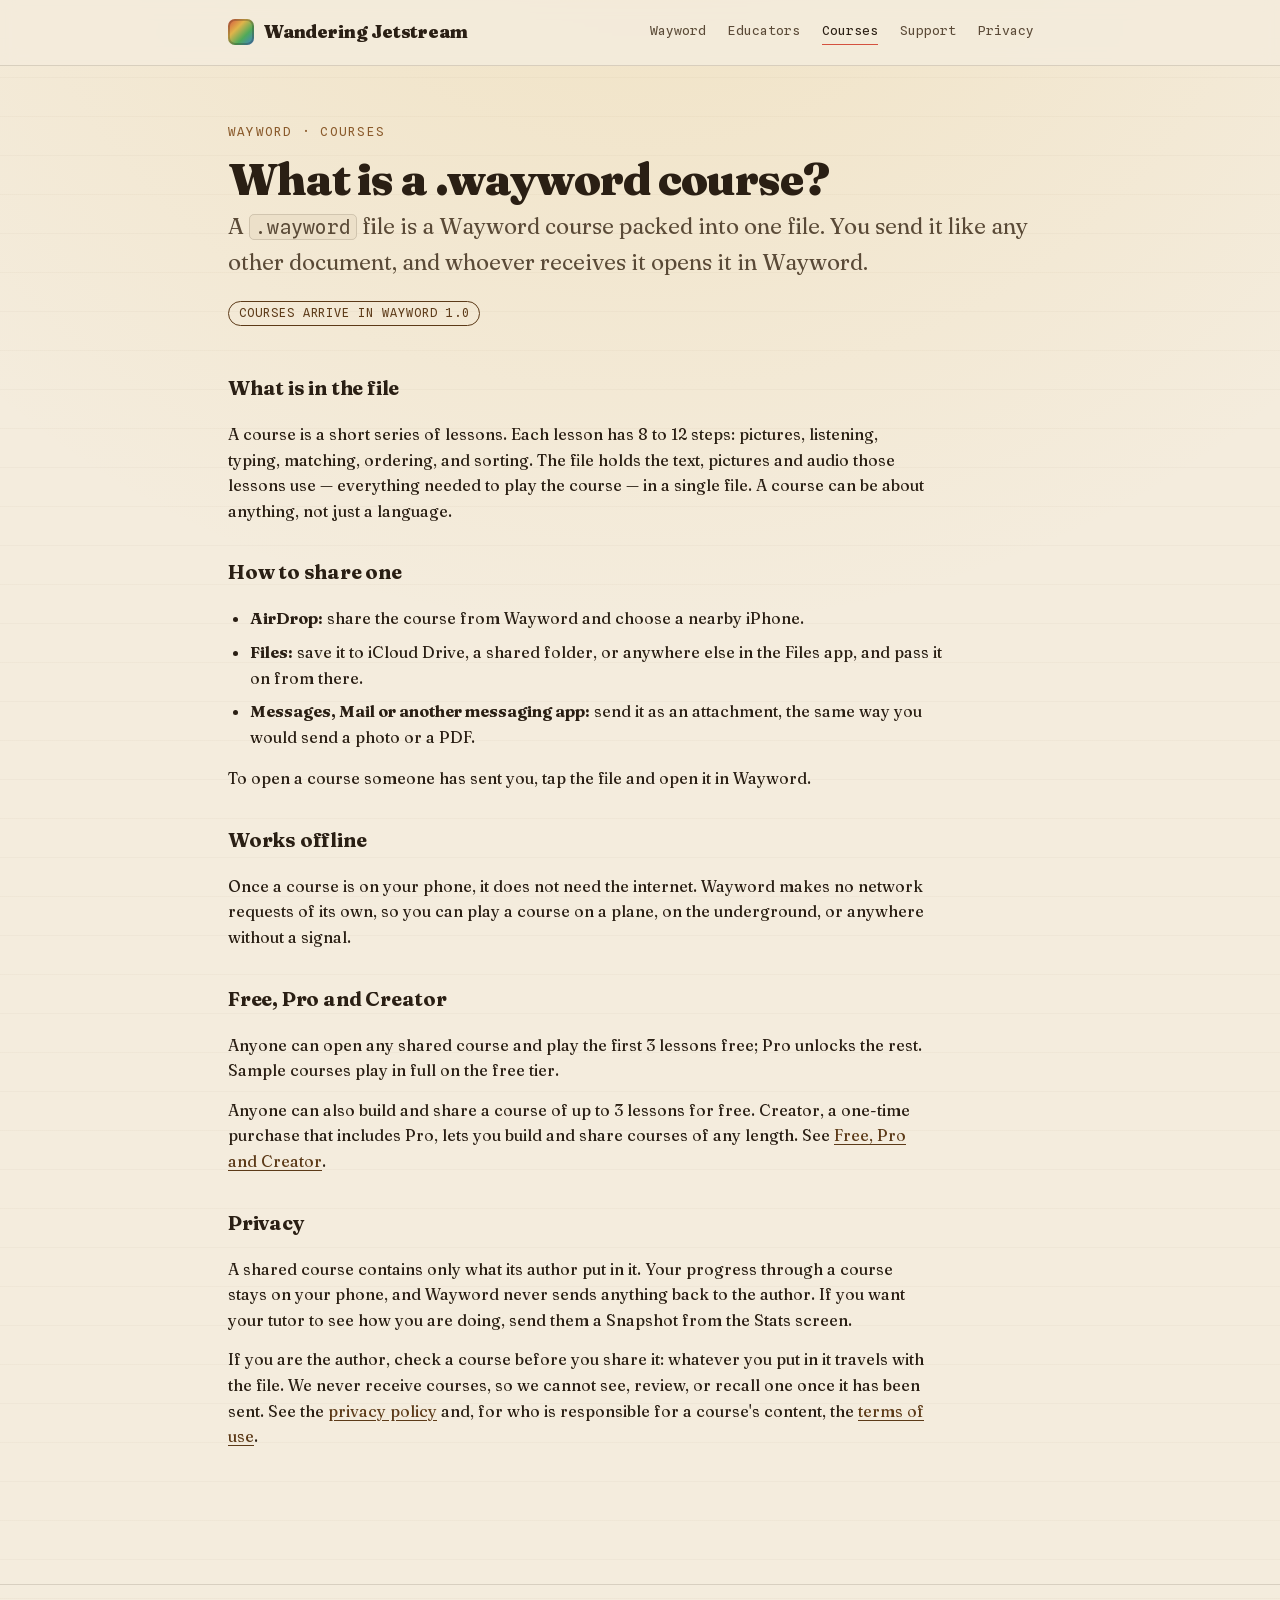
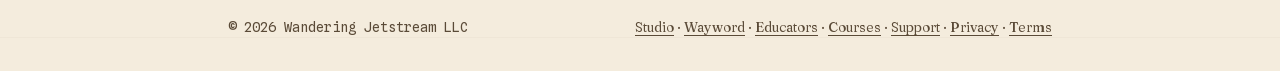
<file: wayword/courses/index.html>
<!DOCTYPE html>
<html lang="en">
<head>
<meta charset="utf-8">
<meta name="viewport" content="width=device-width, initial-scale=1">
<title>What is a .wayword course?</title>
<meta name="description" content="A .wayword file is a Wayword course packed into one file. What it contains, how to share it by AirDrop, Files or messaging, and why it works offline.">
<link rel="preload" href="/fonts/fraunces-latin.woff2" as="font" type="font/woff2" crossorigin>
<link rel="preload" href="/fonts/spline-sans-mono-latin.woff2" as="font" type="font/woff2" crossorigin>
<link rel="stylesheet" href="/style.css">
<link rel="stylesheet" href="/wayword/wayword.css">
</head>
<body>
<a class="skip" href="#main">Skip to content</a>

<header class="site-head">
  <div class="wrap">
    <a class="brand" href="/"><span class="mark" aria-hidden="true"></span>Wandering Jetstream</a>
    <nav class="nav" aria-label="Wayword">
      <a href="/wayword/">Wayword</a>
      <a href="/wayword/educators/">Educators</a>
      <a href="/wayword/courses/" aria-current="page">Courses</a>
      <a href="/wayword/support/">Support</a>
      <a href="/wayword/#privacy">Privacy</a>
    </nav>
  </div>
</header>

<main id="main">
  <div class="wrap">
    <article class="doc">
      <div class="eyebrow">Wayword · Courses</div>
      <h1>What is a .wayword course?</h1>
      <p class="lede">A <code>.wayword</code> file is a Wayword course packed into one
      file. You send it like any other document, and whoever receives it opens it in
      Wayword.</p>
      <p class="soon">Courses arrive in Wayword 1.0</p>

      <h2 id="inside">What is in the file</h2>
      <p>A course is a short series of lessons. Each lesson has 8 to 12 steps: pictures,
      listening, typing, matching, ordering, and sorting. The file holds the text, pictures
      and audio those lessons use — everything needed to play the course — in a single
      file. A course can be about anything, not just a language.</p>

      <h2 id="share">How to share one</h2>
      <ul>
        <li><strong>AirDrop:</strong> share the course from Wayword and choose a nearby
        iPhone.</li>
        <li><strong>Files:</strong> save it to iCloud Drive, a shared folder, or anywhere
        else in the Files app, and pass it on from there.</li>
        <li><strong>Messages, Mail or another messaging app:</strong> send it as an
        attachment, the same way you would send a photo or a PDF.</li>
      </ul>
      <p>To open a course someone has sent you, tap the file and open it in Wayword.</p>

      <h2 id="offline">Works offline</h2>
      <p>Once a course is on your phone, it does not need the internet. Wayword makes no
      network requests of its own, so you can play a course on a plane, on the
      underground, or anywhere without a signal.</p>

      <h2 id="free-and-paid">Free, Pro and Creator</h2>
      <p>Anyone can open any shared course and play the first 3 lessons free; Pro unlocks
      the rest. Sample courses play in full on the free tier.</p>
      <p>Anyone can also build and share a course of up to 3 lessons for free. Creator, a
      one-time purchase that includes Pro, lets you build and share courses of any length.
      See <a href="/wayword/#pricing">Free, Pro and Creator</a>.</p>

      <h2 id="privacy-note">Privacy</h2>
      <p>A shared course contains only what its author put in it. Your progress through a
      course stays on your phone, and Wayword never sends anything back to the author. If
      you want your tutor to see how you are doing, send them a Snapshot from the Stats
      screen.</p>
      <p>If you are the author, check a course before you share it: whatever you put in it
      travels with the file. We never receive courses, so we cannot see, review, or recall
      one once it has been sent. See the <a href="/wayword/#privacy">privacy policy</a>
      and, for who is responsible for a course's content, the
      <a href="/wayword/terms/#your-content">terms of use</a>.</p>
    </article>
  </div>
</main>

<footer class="site-foot">
  <div class="wrap">
    <span class="mono">© 2026 Wandering Jetstream LLC</span>
    <span>
      <a href="/">Studio</a> ·
      <a href="/wayword/">Wayword</a> ·
      <a href="/wayword/educators/">Educators</a> ·
      <a href="/wayword/courses/">Courses</a> ·
      <a href="/wayword/support/">Support</a> ·
      <a href="/wayword/#privacy">Privacy</a> ·
      <a href="/wayword/terms/">Terms</a>
    </span>
  </div>
</footer>

</body>
</html>
</file>
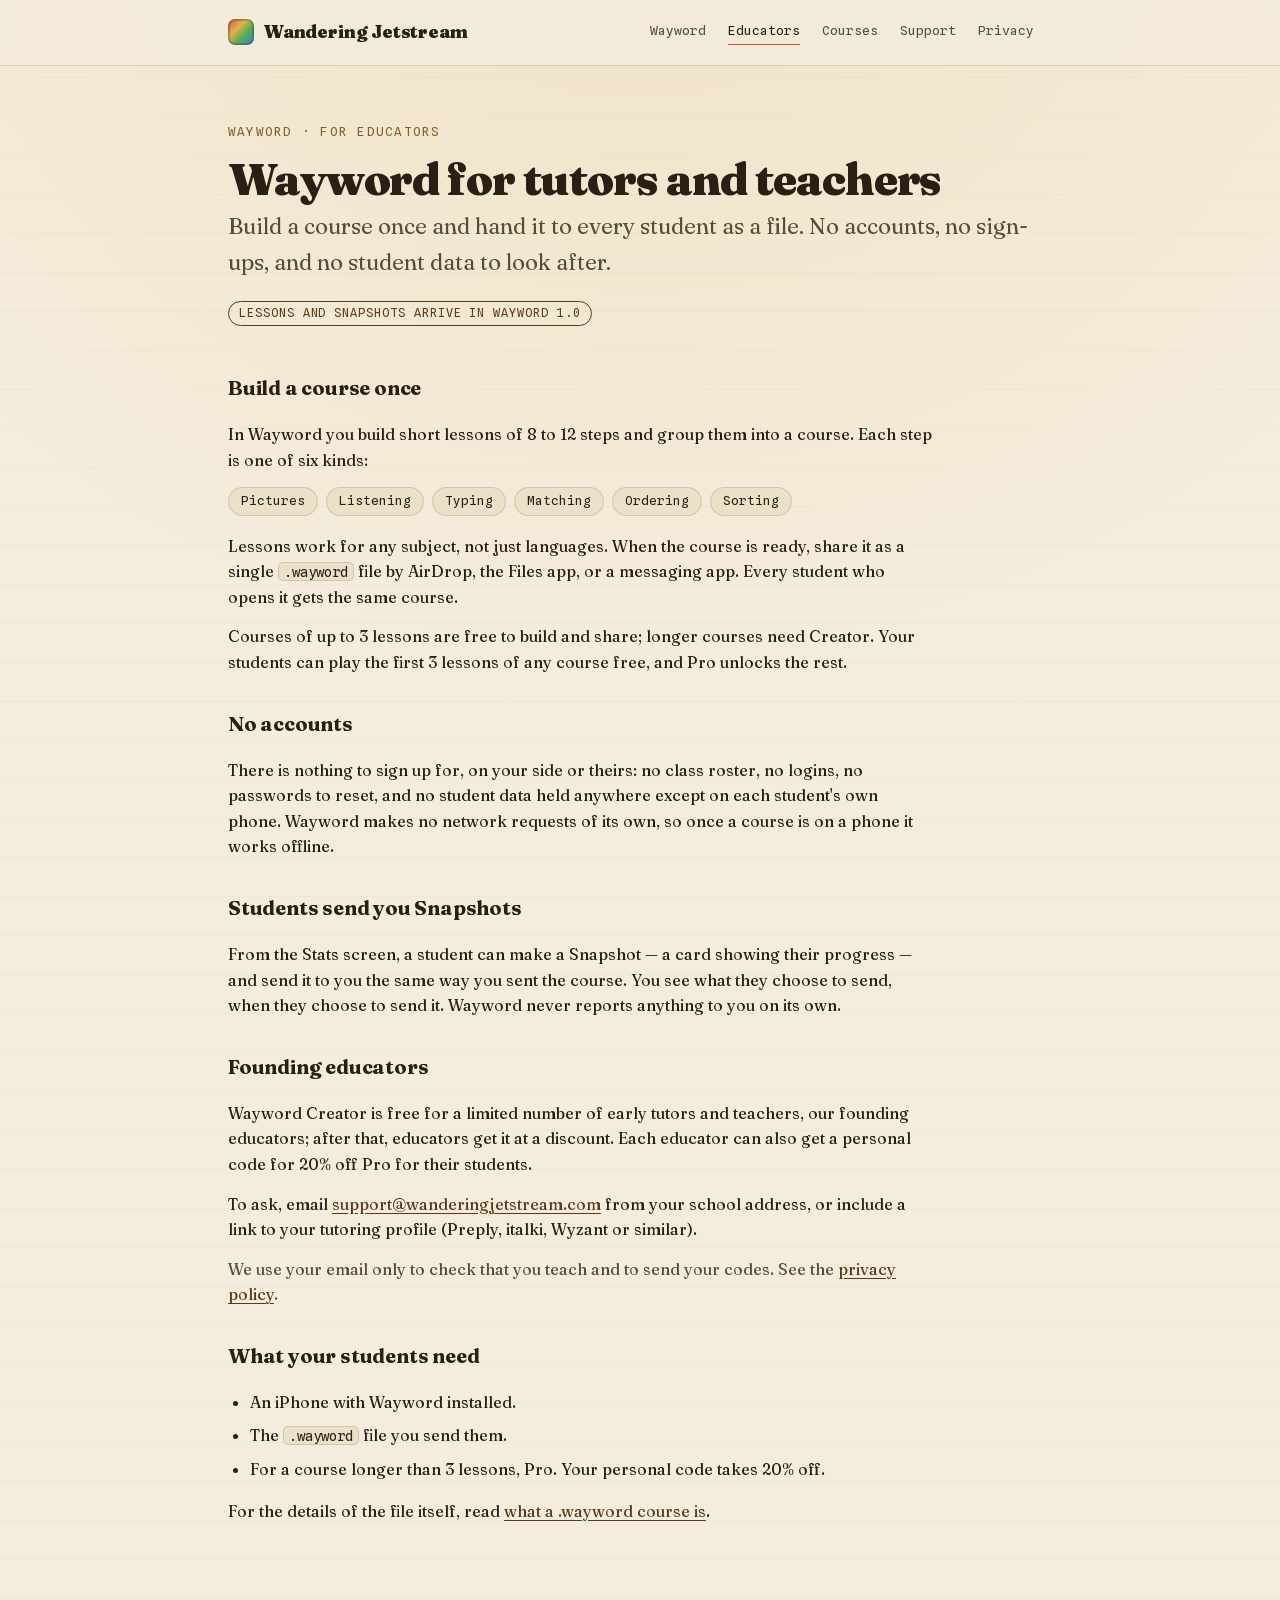
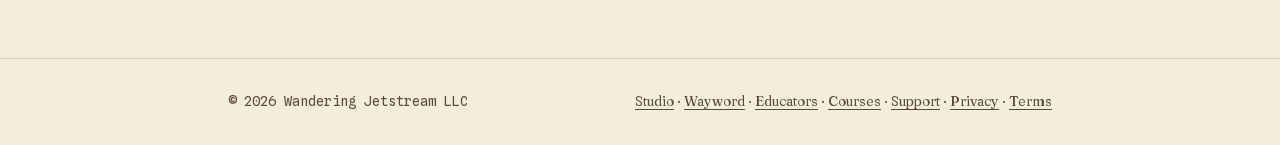
<file: wayword/educators/index.html>
<!DOCTYPE html>
<html lang="en">
<head>
<meta charset="utf-8">
<meta name="viewport" content="width=device-width, initial-scale=1">
<title>Wayword for tutors and teachers</title>
<meta name="description" content="Build a course in Wayword once and hand it to every student as a file, with no accounts. Students send you Snapshots of their progress. Founding educators get Wayword Creator free.">
<link rel="preload" href="/fonts/fraunces-latin.woff2" as="font" type="font/woff2" crossorigin>
<link rel="preload" href="/fonts/spline-sans-mono-latin.woff2" as="font" type="font/woff2" crossorigin>
<link rel="stylesheet" href="/style.css">
<link rel="stylesheet" href="/wayword/wayword.css">
</head>
<body>
<a class="skip" href="#main">Skip to content</a>

<header class="site-head">
  <div class="wrap">
    <a class="brand" href="/"><span class="mark" aria-hidden="true"></span>Wandering Jetstream</a>
    <nav class="nav" aria-label="Wayword">
      <a href="/wayword/">Wayword</a>
      <a href="/wayword/educators/" aria-current="page">Educators</a>
      <a href="/wayword/courses/">Courses</a>
      <a href="/wayword/support/">Support</a>
      <a href="/wayword/#privacy">Privacy</a>
    </nav>
  </div>
</header>

<main id="main">
  <div class="wrap">
    <article class="doc">
      <div class="eyebrow">Wayword · For educators</div>
      <h1>Wayword for tutors and teachers</h1>
      <p class="lede">Build a course once and hand it to every student as a file. No
      accounts, no sign-ups, and no student data to look after.</p>
      <p class="soon">Lessons and Snapshots arrive in Wayword 1.0</p>

      <h2 id="build">Build a course once</h2>
      <p>In Wayword you build short lessons of 8 to 12 steps and group them into a course.
      Each step is one of six kinds:</p>
      <ul class="steps" aria-label="Lesson step types">
        <li>Pictures</li>
        <li>Listening</li>
        <li>Typing</li>
        <li>Matching</li>
        <li>Ordering</li>
        <li>Sorting</li>
      </ul>
      <p>Lessons work for any subject, not just languages. When the course is ready, share
      it as a single <code>.wayword</code> file by AirDrop, the Files app, or a messaging
      app. Every student who opens it gets the same course.</p>
      <p>Courses of up to 3 lessons are free to build and share; longer courses need
      Creator. Your students can play the first 3 lessons of any course free, and Pro
      unlocks the rest.</p>

      <h2 id="no-accounts">No accounts</h2>
      <p>There is nothing to sign up for, on your side or theirs: no class roster, no
      logins, no passwords to reset, and no student data held anywhere except on each
      student's own phone. Wayword makes no network requests of its own, so once a course
      is on a phone it works offline.</p>

      <h2 id="snapshots">Students send you Snapshots</h2>
      <p>From the Stats screen, a student can make a Snapshot — a card showing their
      progress — and send it to you the same way you sent the course. You see what they
      choose to send, when they choose to send it. Wayword never reports anything to you
      on its own.</p>

      <h2 id="founding-educators">Founding educators</h2>
      <p>Wayword Creator is free for a limited number of early tutors and teachers, our
      founding educators; after that, educators get it at a discount. Each educator can
      also get a personal code for 20% off Pro for their students.</p>
      <p>To ask, email
      <a href="mailto:support@wanderingjetstream.com">support@wanderingjetstream.com</a>
      from your school address, or include a link to your tutoring profile (Preply, italki,
      Wyzant or similar).</p>
      <p class="muted">We use your email only to check that you teach and to send your
      codes. See the <a href="/wayword/#privacy">privacy policy</a>.</p>

      <h2 id="students-need">What your students need</h2>
      <ul>
        <li>An iPhone with Wayword installed.</li>
        <li>The <code>.wayword</code> file you send them.</li>
        <li>For a course longer than 3 lessons, Pro. Your personal code takes 20% off.</li>
      </ul>
      <p>For the details of the file itself, read
      <a href="/wayword/courses/">what a .wayword course is</a>.</p>
    </article>
  </div>
</main>

<footer class="site-foot">
  <div class="wrap">
    <span class="mono">© 2026 Wandering Jetstream LLC</span>
    <span>
      <a href="/">Studio</a> ·
      <a href="/wayword/">Wayword</a> ·
      <a href="/wayword/educators/">Educators</a> ·
      <a href="/wayword/courses/">Courses</a> ·
      <a href="/wayword/support/">Support</a> ·
      <a href="/wayword/#privacy">Privacy</a> ·
      <a href="/wayword/terms/">Terms</a>
    </span>
  </div>
</footer>

</body>
</html>
</file>
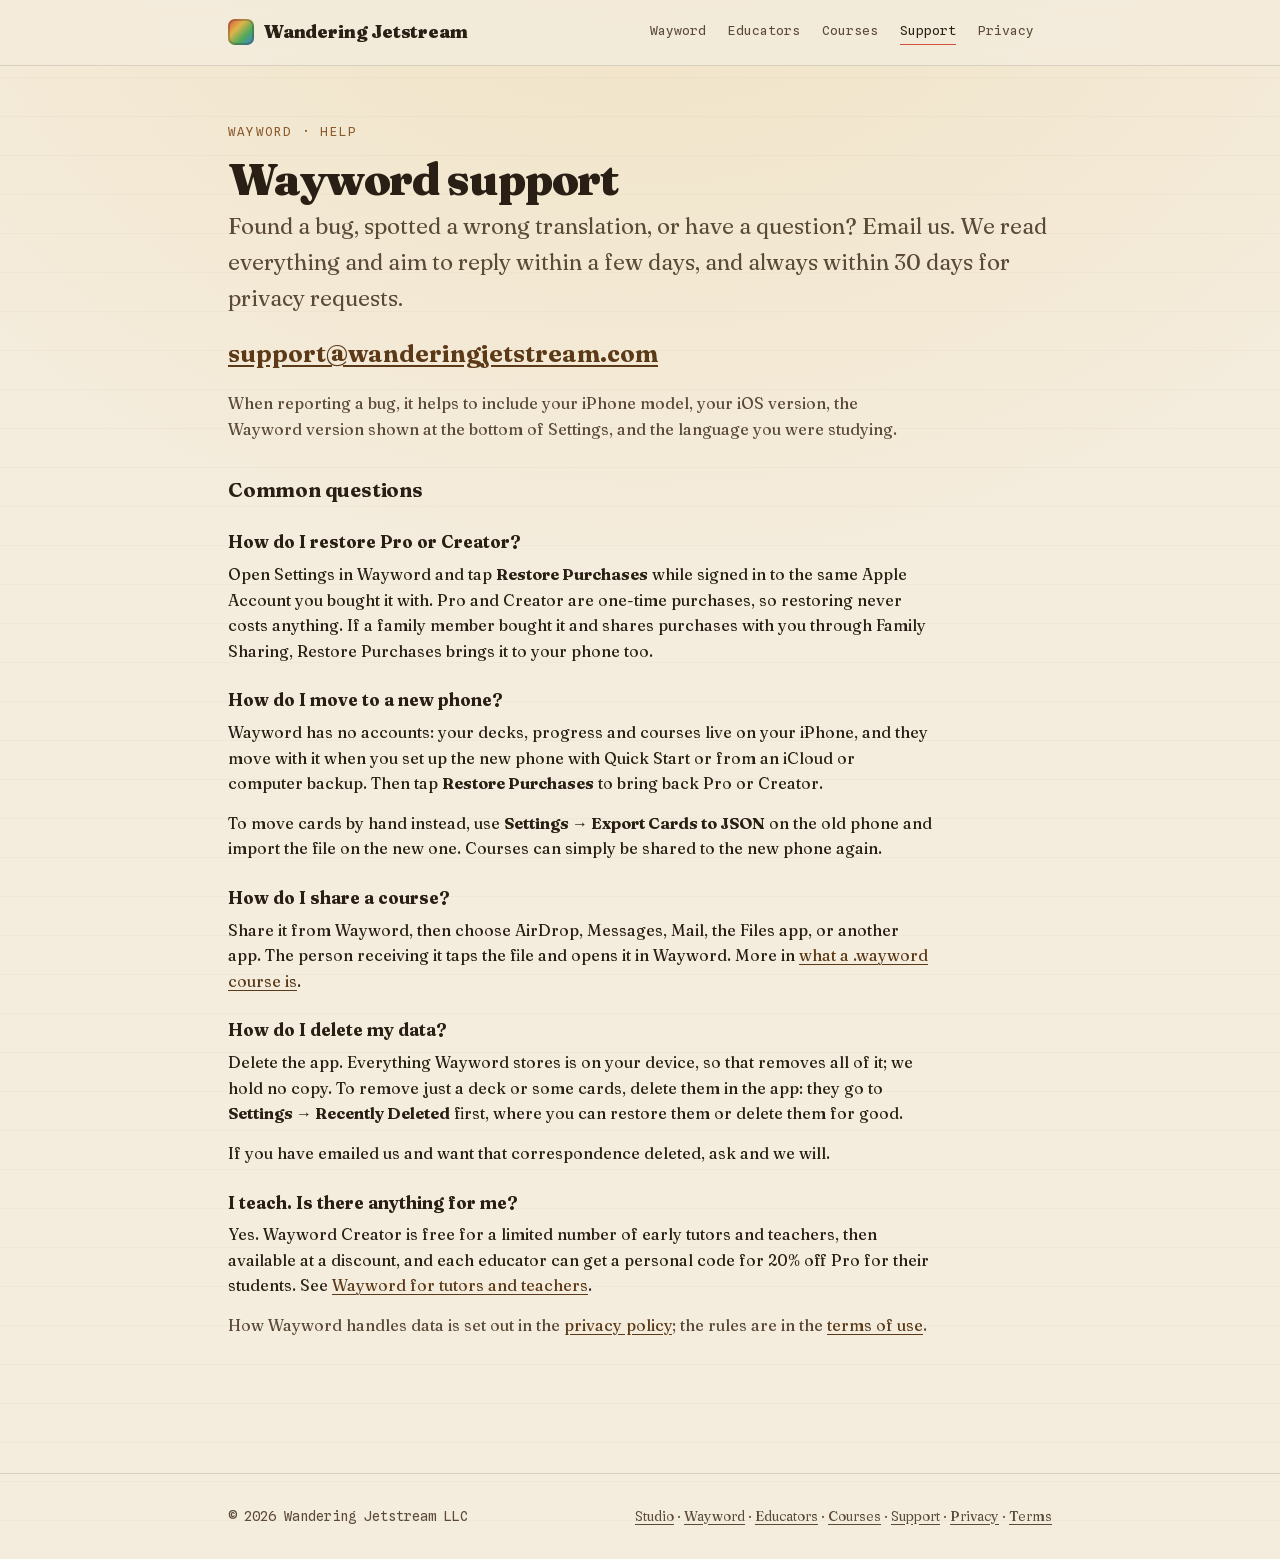
<file: wayword/support/index.html>
<!DOCTYPE html>
<html lang="en">
<head>
<meta charset="utf-8">
<meta name="viewport" content="width=device-width, initial-scale=1">
<title>Wayword support</title>
<meta name="description" content="Get help with Wayword: email support@wanderingjetstream.com, or read how to restore a purchase, move to a new phone, share a course, and delete your data.">
<link rel="preload" href="/fonts/fraunces-latin.woff2" as="font" type="font/woff2" crossorigin>
<link rel="preload" href="/fonts/spline-sans-mono-latin.woff2" as="font" type="font/woff2" crossorigin>
<link rel="stylesheet" href="/style.css">
<link rel="stylesheet" href="/wayword/wayword.css">
</head>
<body>
<a class="skip" href="#main">Skip to content</a>

<header class="site-head">
  <div class="wrap">
    <a class="brand" href="/"><span class="mark" aria-hidden="true"></span>Wandering Jetstream</a>
    <nav class="nav" aria-label="Wayword">
      <a href="/wayword/">Wayword</a>
      <a href="/wayword/educators/">Educators</a>
      <a href="/wayword/courses/">Courses</a>
      <a href="/wayword/support/" aria-current="page">Support</a>
      <a href="/wayword/#privacy">Privacy</a>
    </nav>
  </div>
</header>

<main id="main">
  <div class="wrap">
    <article class="doc">
      <div class="eyebrow">Wayword · Help</div>
      <h1>Wayword support</h1>
      <p class="lede">Found a bug, spotted a wrong translation, or have a question? Email
      us. We read everything and aim to reply within a few days, and always within 30 days
      for privacy requests.</p>
      <p class="email-big"><a href="mailto:support@wanderingjetstream.com">support@wanderingjetstream.com</a></p>
      <p class="muted">When reporting a bug, it helps to include your iPhone model, your iOS
      version, the Wayword version shown at the bottom of Settings, and the language you
      were studying.</p>

      <h2 id="faq">Common questions</h2>

      <h3 id="restore" tabindex="-1">How do I restore Pro or Creator?</h3>
      <p>Open Settings in Wayword and tap <strong>Restore Purchases</strong> while signed in
      to the same Apple Account you bought it with. Pro and Creator are one-time purchases,
      so restoring never costs anything. If a family member bought it and shares purchases
      with you through Family Sharing, Restore Purchases brings it to your phone too.</p>

      <h3 id="new-phone" tabindex="-1">How do I move to a new phone?</h3>
      <p>Wayword has no accounts: your decks, progress and courses live on your iPhone, and
      they move with it when you set up the new phone with Quick Start or from an iCloud or
      computer backup. Then tap <strong>Restore Purchases</strong> to bring back Pro or
      Creator.</p>
      <p>To move cards by hand instead, use <strong>Settings → Export Cards to
      JSON</strong> on the old phone and import the file on the new one. Courses can
      simply be shared to the new phone again.</p>

      <h3 id="share-course" tabindex="-1">How do I share a course?</h3>
      <p>Share it from Wayword, then choose AirDrop, Messages, Mail, the Files app, or
      another app. The person receiving it taps the file and opens it in Wayword. More in
      <a href="/wayword/courses/">what a .wayword course is</a>.</p>

      <h3 id="delete-data" tabindex="-1">How do I delete my data?</h3>
      <p>Delete the app. Everything Wayword stores is on your device, so that removes all
      of it; we hold no copy. To remove just a deck or some cards, delete them in the app:
      they go to <strong>Settings → Recently Deleted</strong> first, where you can restore
      them or delete them for good.</p>
      <p>If you have emailed us and want that correspondence deleted, ask and we will.</p>

      <h3 id="educators" tabindex="-1">I teach. Is there anything for me?</h3>
      <p>Yes. Wayword Creator is free for a limited number of early tutors and teachers,
      then available at a discount, and each educator can get a personal code for 20% off
      Pro for their students. See
      <a href="/wayword/educators/#founding-educators">Wayword for tutors and teachers</a>.</p>

      <p class="muted">How Wayword handles data is set out in the
      <a href="/wayword/#privacy">privacy policy</a>; the rules are in the
      <a href="/wayword/terms/">terms of use</a>.</p>
    </article>
  </div>
</main>

<footer class="site-foot">
  <div class="wrap">
    <span class="mono">© 2026 Wandering Jetstream LLC</span>
    <span>
      <a href="/">Studio</a> ·
      <a href="/wayword/">Wayword</a> ·
      <a href="/wayword/educators/">Educators</a> ·
      <a href="/wayword/courses/">Courses</a> ·
      <a href="/wayword/support/">Support</a> ·
      <a href="/wayword/#privacy">Privacy</a> ·
      <a href="/wayword/terms/">Terms</a>
    </span>
  </div>
</footer>

</body>
</html>
</file>
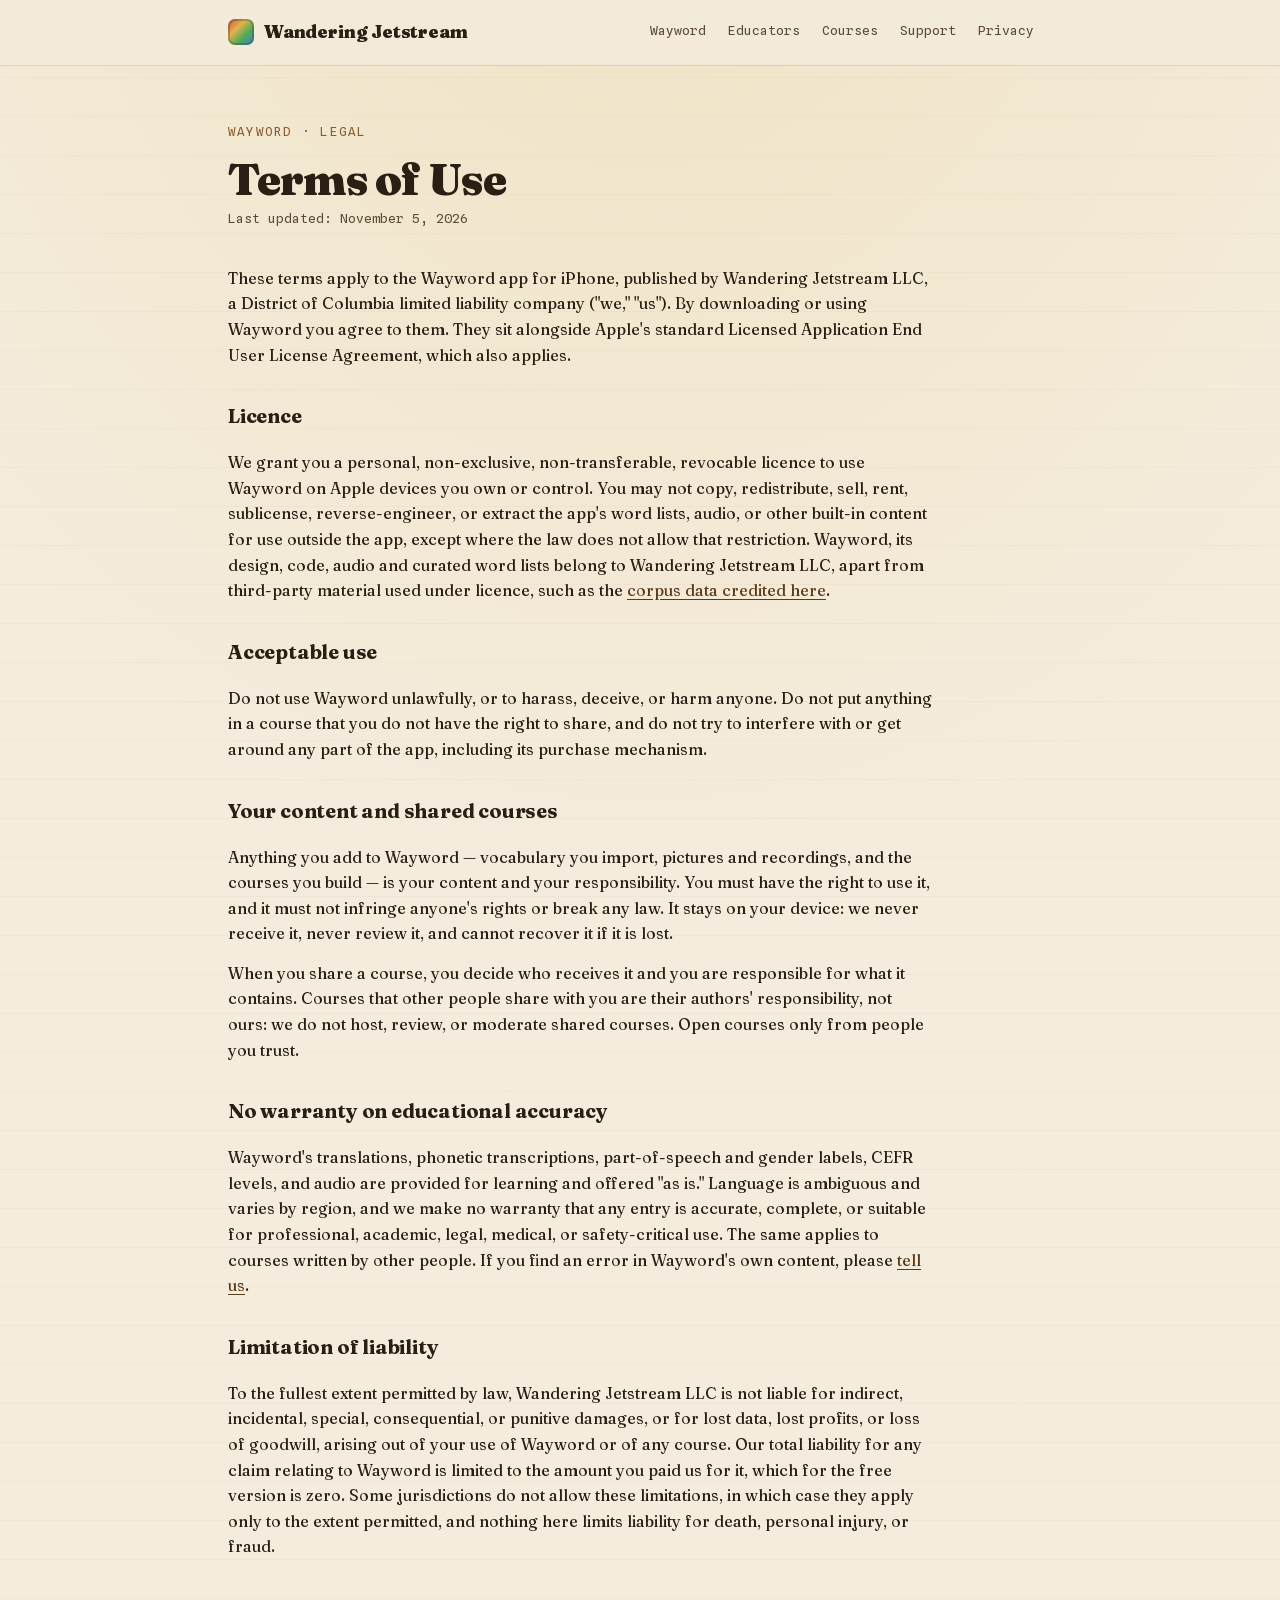
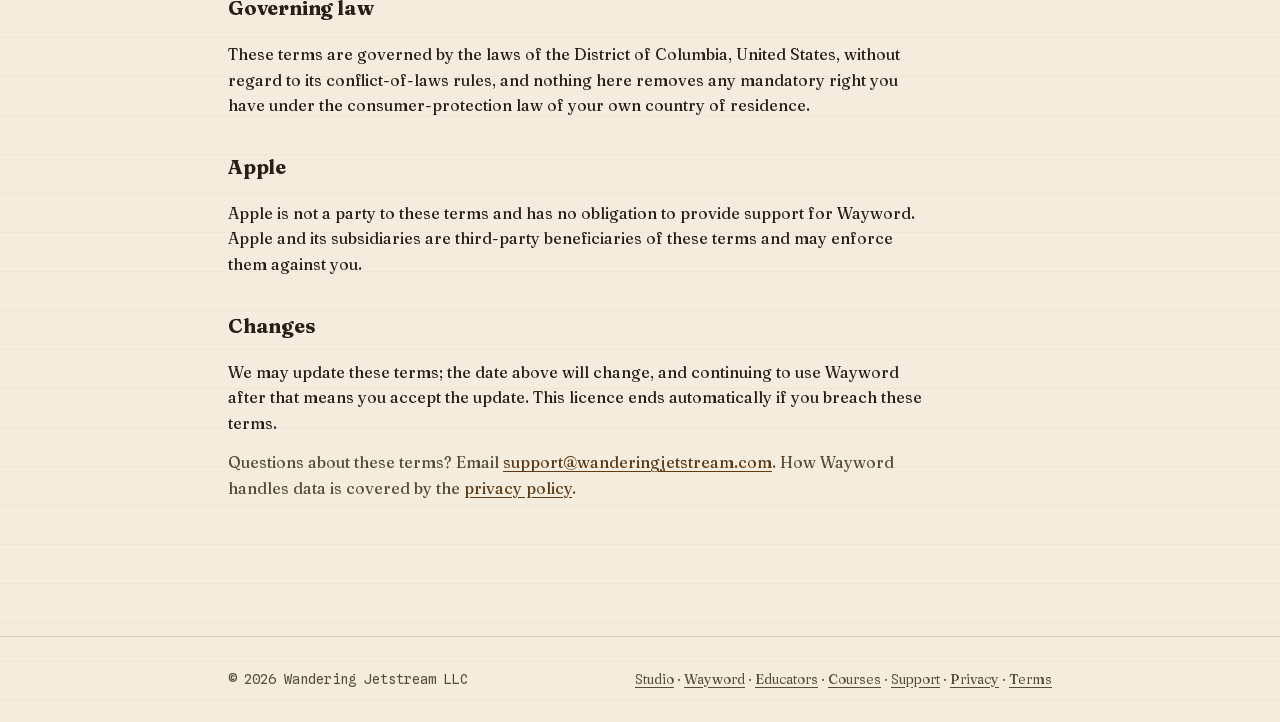
<file: wayword/terms/index.html>
<!DOCTYPE html>
<html lang="en">
<head>
<meta charset="utf-8">
<meta name="viewport" content="width=device-width, initial-scale=1">
<title>Terms of Use — Wayword</title>
<meta name="description" content="Terms of use for the Wayword app for iPhone, from Wandering Jetstream LLC.">
<link rel="preload" href="/fonts/fraunces-latin.woff2" as="font" type="font/woff2" crossorigin>
<link rel="preload" href="/fonts/spline-sans-mono-latin.woff2" as="font" type="font/woff2" crossorigin>
<link rel="stylesheet" href="/style.css">
<link rel="stylesheet" href="/wayword/wayword.css">
</head>
<body>
<a class="skip" href="#main">Skip to content</a>

<header class="site-head">
  <div class="wrap">
    <a class="brand" href="/"><span class="mark" aria-hidden="true"></span>Wandering Jetstream</a>
    <nav class="nav" aria-label="Wayword">
      <a href="/wayword/">Wayword</a>
      <a href="/wayword/educators/">Educators</a>
      <a href="/wayword/courses/">Courses</a>
      <a href="/wayword/support/">Support</a>
      <a href="/wayword/#privacy">Privacy</a>
    </nav>
  </div>
</header>

<main id="main">
  <div class="wrap">
    <article class="doc">
      <div class="eyebrow">Wayword · Legal</div>
      <h1>Terms of Use</h1>
      <p class="updated">Last updated: November 5, 2026</p>

      <p>These terms apply to the Wayword app for iPhone, published by Wandering Jetstream
      LLC, a District of Columbia limited liability company ("we," "us"). By downloading or
      using Wayword you agree to them. They sit alongside Apple's standard Licensed
      Application End User License Agreement, which also applies.</p>

      <h2 id="licence">Licence</h2>
      <p>We grant you a personal, non-exclusive, non-transferable, revocable licence to use
      Wayword on Apple devices you own or control. You may not copy, redistribute, sell,
      rent, sublicense, reverse-engineer, or extract the app's word lists, audio, or other
      built-in content for use outside the app, except where the law does not allow that
      restriction. Wayword, its design, code, audio and curated word lists belong to
      Wandering Jetstream LLC, apart from third-party material used under licence, such
      as the <a href="/wayword/#sources">corpus data credited here</a>.</p>

      <h2 id="acceptable-use">Acceptable use</h2>
      <p>Do not use Wayword unlawfully, or to harass, deceive, or harm anyone. Do not put
      anything in a course that you do not have the right to share, and do not try to
      interfere with or get around any part of the app, including its purchase
      mechanism.</p>

      <h2 id="your-content">Your content and shared courses</h2>
      <p>Anything you add to Wayword — vocabulary you import, pictures and recordings, and
      the courses you build — is your content and your responsibility. You must have the
      right to use it, and it must not infringe anyone's rights or break any law. It stays
      on your device: we never receive it, never review it, and cannot recover it if it is
      lost.</p>
      <p>When you share a course, you decide who receives it and you are responsible for
      what it contains. Courses that other people share with you are their authors'
      responsibility, not ours: we do not host, review, or moderate shared courses. Open
      courses only from people you trust.</p>

      <h2 id="no-warranty">No warranty on educational accuracy</h2>
      <p>Wayword's translations, phonetic transcriptions, part-of-speech and gender labels,
      CEFR levels, and audio are provided for learning and offered "as is." Language is
      ambiguous and varies by region, and we make no warranty that any entry is accurate,
      complete, or suitable for professional, academic, legal, medical, or safety-critical
      use. The same applies to courses written by other people. If you find an error in
      Wayword's own content, please <a href="/wayword/support/">tell us</a>.</p>

      <h2 id="liability">Limitation of liability</h2>
      <p>To the fullest extent permitted by law, Wandering Jetstream LLC is not liable for
      indirect, incidental, special, consequential, or punitive damages, or for lost data,
      lost profits, or loss of goodwill, arising out of your use of Wayword or of any
      course. Our total liability for any claim relating to Wayword is limited to the
      amount you paid us for it, which for the free version is zero. Some jurisdictions do
      not allow these limitations, in which case they apply only to the extent permitted,
      and nothing here limits liability for death, personal injury, or fraud.</p>

      <h2 id="governing-law">Governing law</h2>
      <p>These terms are governed by the laws of the District of Columbia, United States,
      without regard to its conflict-of-laws rules, and nothing here removes any mandatory
      right you have under the consumer-protection law of your own country of
      residence.</p>

      <h2 id="apple">Apple</h2>
      <p>Apple is not a party to these terms and has no obligation to provide support for
      Wayword. Apple and its subsidiaries are third-party beneficiaries of these terms and
      may enforce them against you.</p>

      <h2 id="changes">Changes</h2>
      <p>We may update these terms; the date above will change, and continuing to use
      Wayword after that means you accept the update. This licence ends automatically if
      you breach these terms.</p>

      <p class="muted">Questions about these terms? Email
      <a href="mailto:support@wanderingjetstream.com">support@wanderingjetstream.com</a>.
      How Wayword handles data is covered by the
      <a href="/wayword/#privacy">privacy policy</a>.</p>
    </article>
  </div>
</main>

<footer class="site-foot">
  <div class="wrap">
    <span class="mono">© 2026 Wandering Jetstream LLC</span>
    <span>
      <a href="/">Studio</a> ·
      <a href="/wayword/">Wayword</a> ·
      <a href="/wayword/educators/">Educators</a> ·
      <a href="/wayword/courses/">Courses</a> ·
      <a href="/wayword/support/">Support</a> ·
      <a href="/wayword/#privacy">Privacy</a> ·
      <a href="/wayword/terms/" aria-current="page">Terms</a>
    </span>
  </div>
</footer>

</body>
</html>
</file>
<file: style.css>
/* Wandering Jetstream LLC — shared site styles
   Warm, editorial, lightly retro. Built to host many apps. */

/* Self-hosted webfonts. Replaces the previous stylesheet import from Google Fonts,
   which transmitted every visitor's IP address to Google before any page
   content rendered. Both families are licensed under the SIL Open Font
   License 1.1, which permits self-hosting and redistribution.
   Files live at /fonts/ in this repository. */

@font-face {
  font-family: 'Fraunces';
  font-style: normal;
  font-weight: 100 900;
  font-display: swap;
  src: url('/fonts/fraunces-latin.woff2') format('woff2-variations');
  unicode-range: U+0000-00FF, U+0131, U+0152-0153, U+02BB-02BC, U+02C6, U+02DA, U+02DC, U+0304, U+0308, U+0329, U+2000-206F, U+20AC, U+2122, U+2191, U+2193, U+2212, U+2215, U+FEFF, U+FFFD;
}

@font-face {
  font-family: 'Fraunces';
  font-style: normal;
  font-weight: 100 900;
  font-display: swap;
  src: url('/fonts/fraunces-latin-ext.woff2') format('woff2-variations');
  unicode-range: U+0100-02BA, U+02BD-02C5, U+02C7-02CC, U+02CE-02D7, U+02DD-02FF, U+0304, U+0308, U+0329, U+1D00-1DBF, U+1E00-1E9F, U+1EF2-1EFF, U+2020, U+20A0-20AB, U+20AD-20C0, U+2113, U+2C60-2C7F, U+A720-A7FF;
}

@font-face {
  font-family: 'Spline Sans Mono';
  font-style: normal;
  font-weight: 300 700;
  font-display: swap;
  src: url('/fonts/spline-sans-mono-latin.woff2') format('woff2-variations');
  unicode-range: U+0000-00FF, U+0131, U+0152-0153, U+02BB-02BC, U+02C6, U+02DA, U+02DC, U+0304, U+0308, U+0329, U+2000-206F, U+20AC, U+2122, U+2191, U+2193, U+2212, U+2215, U+FEFF, U+FFFD;
}

@font-face {
  font-family: 'Spline Sans Mono';
  font-style: normal;
  font-weight: 300 700;
  font-display: swap;
  src: url('/fonts/spline-sans-mono-latin-ext.woff2') format('woff2-variations');
  unicode-range: U+0100-02BA, U+02BD-02C5, U+02C7-02CC, U+02CE-02D7, U+02DD-02FF, U+0304, U+0308, U+0329, U+1D00-1DBF, U+1E00-1E9F, U+1EF2-1EFF, U+2020, U+20A0-20AB, U+20AD-20C0, U+2113, U+2C60-2C7F, U+A720-A7FF;
}

:root {
  --ink:        #2a1f14;
  --ink-soft:   #5a4a37;
  --paper:      #f4ecdd;
  --paper-2:    #ece0c9;
  --wood:       #8a5a2b;
  --wood-deep:  #5c3a18;
  --accent-r:   #d4513f;
  --accent-b:   #3f7fd4;
  --accent-g:   #4faa5a;
  --accent-y:   #e0b44a;
  --line:       rgba(42, 31, 20, 0.14);
  --radius:     14px;
  --maxw:       880px;
}

* { box-sizing: border-box; margin: 0; padding: 0; }

html { scroll-behavior: smooth; }

body {
  font-family: 'Fraunces', Georgia, serif;
  color: var(--ink);
  background: var(--paper);
  background-image:
    radial-gradient(120% 80% at 50% -10%, rgba(224,180,74,0.18), transparent 60%),
    repeating-linear-gradient(180deg, transparent 0 38px, rgba(92,58,24,0.03) 38px 39px);
  line-height: 1.6;
  -webkit-font-smoothing: antialiased;
  min-height: 100vh;
}

.wrap { max-width: var(--maxw); margin: 0 auto; padding: 0 28px; }

/* ---- header / nav ---- */
.site-head {
  border-bottom: 1px solid var(--line);
  background: rgba(244,236,221,0.86);
  backdrop-filter: blur(8px);
  position: sticky; top: 0; z-index: 10;
}
.site-head .wrap {
  display: flex; align-items: center; justify-content: space-between;
  padding-top: 18px; padding-bottom: 18px;
}
.brand {
  font-weight: 900; font-size: 1.12rem; letter-spacing: -0.01em;
  text-decoration: none; color: var(--ink); display: flex; align-items: center; gap: 10px;
}
.brand .mark {
  width: 26px; height: 26px; border-radius: 7px;
  background:
    linear-gradient(135deg, var(--accent-r), var(--accent-y) 35%, var(--accent-g) 65%, var(--accent-b));
  box-shadow: inset 0 0 0 2px rgba(42,31,20,0.25);
}
.nav a {
  font-family: 'Spline Sans Mono', monospace;
  font-size: 0.82rem; text-decoration: none; color: var(--ink-soft);
  margin-left: 22px; padding-bottom: 3px; border-bottom: 1.5px solid transparent;
  transition: color .2s, border-color .2s;
}
.nav a:hover { color: var(--ink); border-color: var(--accent-r); }

/* ---- hero ---- */
.hero { padding: 92px 0 64px; }
.eyebrow {
  font-family: 'Spline Sans Mono', monospace; font-size: 0.78rem;
  letter-spacing: 0.18em; text-transform: uppercase; color: var(--wood);
  margin-bottom: 22px;
}
h1 {
  font-size: clamp(2.6rem, 6vw, 4.4rem); line-height: 1.02;
  letter-spacing: -0.025em; font-weight: 900; margin-bottom: 22px;
}
h1 .tail { color: var(--wood); font-style: italic; }
.lede { font-size: clamp(1.1rem, 2.2vw, 1.4rem); color: var(--ink-soft); max-width: 56ch; }

/* ---- sections ---- */
section { padding: 40px 0; }
h2 {
  font-size: 1.7rem; letter-spacing: -0.01em; margin-bottom: 18px;
  display: flex; align-items: baseline; gap: 12px;
}
h2 .num {
  font-family: 'Spline Sans Mono', monospace; font-size: 0.8rem;
  color: var(--wood); font-weight: 500;
}
h3 { font-size: 1.15rem; margin: 26px 0 8px; }
p { margin-bottom: 14px; max-width: 64ch; color: var(--ink); }
p.muted { color: var(--ink-soft); }
a { color: var(--wood-deep); text-underline-offset: 3px; }

/* ---- app cards ---- */
.apps { display: grid; gap: 18px; grid-template-columns: 1fr; margin-top: 8px; }
@media (min-width: 640px) { .apps { grid-template-columns: 1fr 1fr; } }
.app-card {
  display: block; text-decoration: none; color: inherit;
  border: 1px solid var(--line); border-radius: var(--radius);
  padding: 24px; background: var(--paper-2);
  transition: transform .18s ease, box-shadow .18s ease;
}
.app-card:hover { transform: translateY(-3px); box-shadow: 0 14px 30px rgba(92,58,24,0.16); }
.app-card .tag {
  font-family: 'Spline Sans Mono', monospace; font-size: 0.72rem;
  letter-spacing: 0.1em; text-transform: uppercase; color: var(--wood);
}
.app-card h3 { margin: 8px 0 6px; font-size: 1.35rem; }
.app-card.coming { opacity: 0.62; }

/* ---- doc pages (privacy / support) ---- */
.doc { padding: 56px 0 80px; }
.doc h1 { font-size: clamp(2rem, 4vw, 2.8rem); margin-bottom: 8px; }
.doc .updated {
  font-family: 'Spline Sans Mono', monospace; font-size: 0.8rem;
  color: var(--ink-soft); margin-bottom: 36px;
}
.doc h2 { font-size: 1.25rem; margin-top: 32px; }
.doc ul { margin: 0 0 16px 22px; max-width: 64ch; }
.doc li { margin-bottom: 8px; }
.faq dt { font-weight: 600; margin-top: 18px; }
.faq dd { color: var(--ink-soft); margin-left: 0; }

/* ---- footer ---- */
.site-foot {
  border-top: 1px solid var(--line); margin-top: 40px;
  padding: 32px 0; font-size: 0.85rem; color: var(--ink-soft);
}
.site-foot .wrap { display: flex; flex-wrap: wrap; gap: 8px 24px; justify-content: space-between; }
.site-foot a { color: var(--ink-soft); text-decoration: none; }
.site-foot a:hover { color: var(--ink); }
.site-foot .mono { font-family: 'Spline Sans Mono', monospace; }


/* ---- accessibility corrections (added by the s5 website audit) ---- */

/* The header is position:sticky, so #privacy / #terms / #support would
   otherwise scroll their heading underneath it. The in-app Privacy Policy
   link points at /wayword/#privacy and must land on a visible heading. */
h2[id] { scroll-margin-top: 112px; }
h2[id]:focus { outline: none; }

/* Reflow instead of overflowing at 400% zoom (WCAG 1.4.10 Reflow). */
.site-head .wrap { flex-wrap: wrap; gap: 10px 16px; }
.nav { display: flex; flex-wrap: wrap; gap: 0 4px; }
.nav a { margin-left: 0; margin-right: 18px; }

/* Footer links were --ink-soft on --ink-soft body text with no underline,
   so they were identifiable by colour alone (WCAG 1.4.1 Use of Color). */
.site-foot a { text-decoration: underline; text-underline-offset: 3px; }

/* .app-card .tag was #8a5a2b on #ece0c9 = 4.49:1, just under the 4.5:1
   required for text below 18.66px. --wood-deep on --paper-2 = 7.75:1. */
.app-card .tag { color: var(--wood-deep); }

/* style.css defined no focus style, and .nav a / .site-foot a suppress the
   underline the UA default relies on. */
a:focus-visible { outline: 2px solid var(--accent-r); outline-offset: 3px; }

@media (prefers-reduced-motion: reduce) { html { scroll-behavior: auto; } }

/* On a short viewport (400% zoom of a 1280x720 window is 320x180 CSS px, or a
   phone held sideways) the wrapped sticky header covered most of the screen
   and could hide the focused element (WCAG 2.4.11, 1.4.10). Let it scroll
   away there; tall viewports keep the sticky header. */
@media (max-height: 480px) { .site-head { position: static; } }
</file>
<file: wayword/wayword.css>
/* Wayword pages (/wayword/ and its sub-pages).
   Loaded after /style.css and uses only its colour tokens, so every pairing
   below is one already checked there: --ink on --paper 13.71:1, --ink-soft on
   --paper 7.24:1, --wood-deep on --paper 8.63:1, --ink on --paper-2 12.32:1,
   --wood-deep on --paper-2 7.75:1. No new colours. */

/* ---- skip link: hidden until focused ---- */
.skip {
  position: absolute; left: 12px; top: -60px; z-index: 20;
  background: var(--ink); color: var(--paper);
  padding: 8px 14px; border-radius: 8px; text-decoration: none;
  font-family: 'Spline Sans Mono', monospace; font-size: 0.85rem;
}
.skip:focus { top: 12px; }

.sr-only {
  position: absolute; width: 1px; height: 1px; padding: 0; margin: -1px;
  overflow: hidden; clip: rect(0 0 0 0); white-space: nowrap; border: 0;
}

/* ---- header: mark the current page without relying on colour alone ---- */
.nav a[aria-current="page"] { color: var(--ink); border-color: var(--accent-r); }

/* The nav wraps under the brand on phones, so the sticky header is taller
   there than the 112px style.css allows for. Measured header heights are in
   the PR; these margins keep #privacy and the FAQ anchors below it. */
h2[id], h3[id] { scroll-margin-top: 112px; }
@media (max-width: 560px) { h2[id], h3[id] { scroll-margin-top: 136px; } }
@media (max-width: 340px) { h2[id], h3[id] { scroll-margin-top: 164px; } }
h3[id]:focus { outline: none; }

/* ---- shared bits ---- */
.updated {
  font-family: 'Spline Sans Mono', monospace; font-size: 0.8rem;
  color: var(--ink-soft); margin-bottom: 24px;
}
.policy-list { margin: 0 0 16px 22px; max-width: 64ch; }
.policy-list li { margin-bottom: 8px; }

code {
  font-family: 'Spline Sans Mono', monospace; font-size: 0.88em;
  background: var(--paper-2); border: 1px solid var(--line);
  border-radius: 5px; padding: 0 5px; white-space: nowrap;
}

/* "Coming in 1.0" label: text, not colour, carries the meaning. */
.soon {
  display: inline-block;
  font-family: 'Spline Sans Mono', monospace; font-size: 0.74rem;
  letter-spacing: 0.08em; text-transform: uppercase;
  color: var(--wood-deep); border: 1px solid currentColor; border-radius: 999px;
  padding: 2px 10px; margin-bottom: 14px; max-width: none;
}

/* App Store badge placeholder (replace with Apple's badge at launch). */
.store-badge {
  display: inline-block; margin-top: 26px; padding: 10px 18px;
  border: 2px dashed var(--ink-soft); border-radius: 12px;
  font-family: 'Spline Sans Mono', monospace; font-size: 0.85rem;
  color: var(--ink-soft); max-width: none;
}

.promise { font-weight: 600; margin-top: 18px; }

/* ---- feature blocks (not links, so no hover lift) ---- */
.features { display: grid; gap: 14px 28px; grid-template-columns: 1fr; margin-top: 4px; }
@media (min-width: 640px) { .features { grid-template-columns: 1fr 1fr; } }
.feature h3 { margin: 10px 0 4px; }
.feature p { margin-bottom: 6px; }

/* Lesson step types (".doc ul.steps" outranks the ".doc ul" indent below) */
ul.steps, .doc ul.steps {
  list-style: none; display: flex; flex-wrap: wrap; gap: 8px;
  margin: 6px 0 18px; padding: 0; max-width: 64ch;
}
ul.steps li, .doc ul.steps li {
  font-family: 'Spline Sans Mono', monospace; font-size: 0.8rem;
  padding: 3px 12px; border-radius: 999px; margin: 0;
  background: var(--paper-2); border: 1px solid var(--line); color: var(--ink);
}

/* ---- Free vs Pro ---- */
.compare {
  width: 100%; max-width: 680px; border-collapse: collapse;
  margin: 6px 0 18px; font-size: 1rem;
}
.compare th, .compare td {
  text-align: left; vertical-align: top;
  padding: 10px 12px; border-bottom: 1px solid var(--line);
}
.compare thead th {
  font-family: 'Spline Sans Mono', monospace; font-size: 0.76rem; font-weight: 500;
  letter-spacing: 0.1em; text-transform: uppercase; color: var(--wood-deep);
  border-bottom: 1.5px solid var(--ink-soft);
}
.compare tbody th { font-weight: 600; }
.compare .none { color: var(--ink-soft); }
@media (max-width: 480px) {
  .compare { font-size: 0.92rem; }
  .compare th, .compare td { padding: 8px 6px; }
}
/* Four columns (feature + Free / Pro / Creator) need a little less at 320px,
   which is also the width at 400% zoom. */
@media (max-width: 360px) {
  .compare { font-size: 0.8rem; }
  .compare th, .compare td { padding: 7px 3px; }
}

/* ---- sub-pages ---- */
.doc .eyebrow { margin-bottom: 14px; }
.doc .lede { margin-bottom: 18px; }
/* style.css makes every h2 a flex row (for the numbered headings on the
   overview); sub-page headings have no numeral, so plain block flow. */
.doc h2 { display: block; }
.doc h3 { font-size: 1.08rem; margin: 22px 0 6px; }
.doc ul { margin: 0 0 16px 22px; max-width: 64ch; }
.doc li { margin-bottom: 8px; }

.email-big {
  font-size: clamp(1.1rem, 4.4vw, 1.5rem); font-weight: 700;
  overflow-wrap: anywhere; margin: 6px 0 18px;
}
</file>
